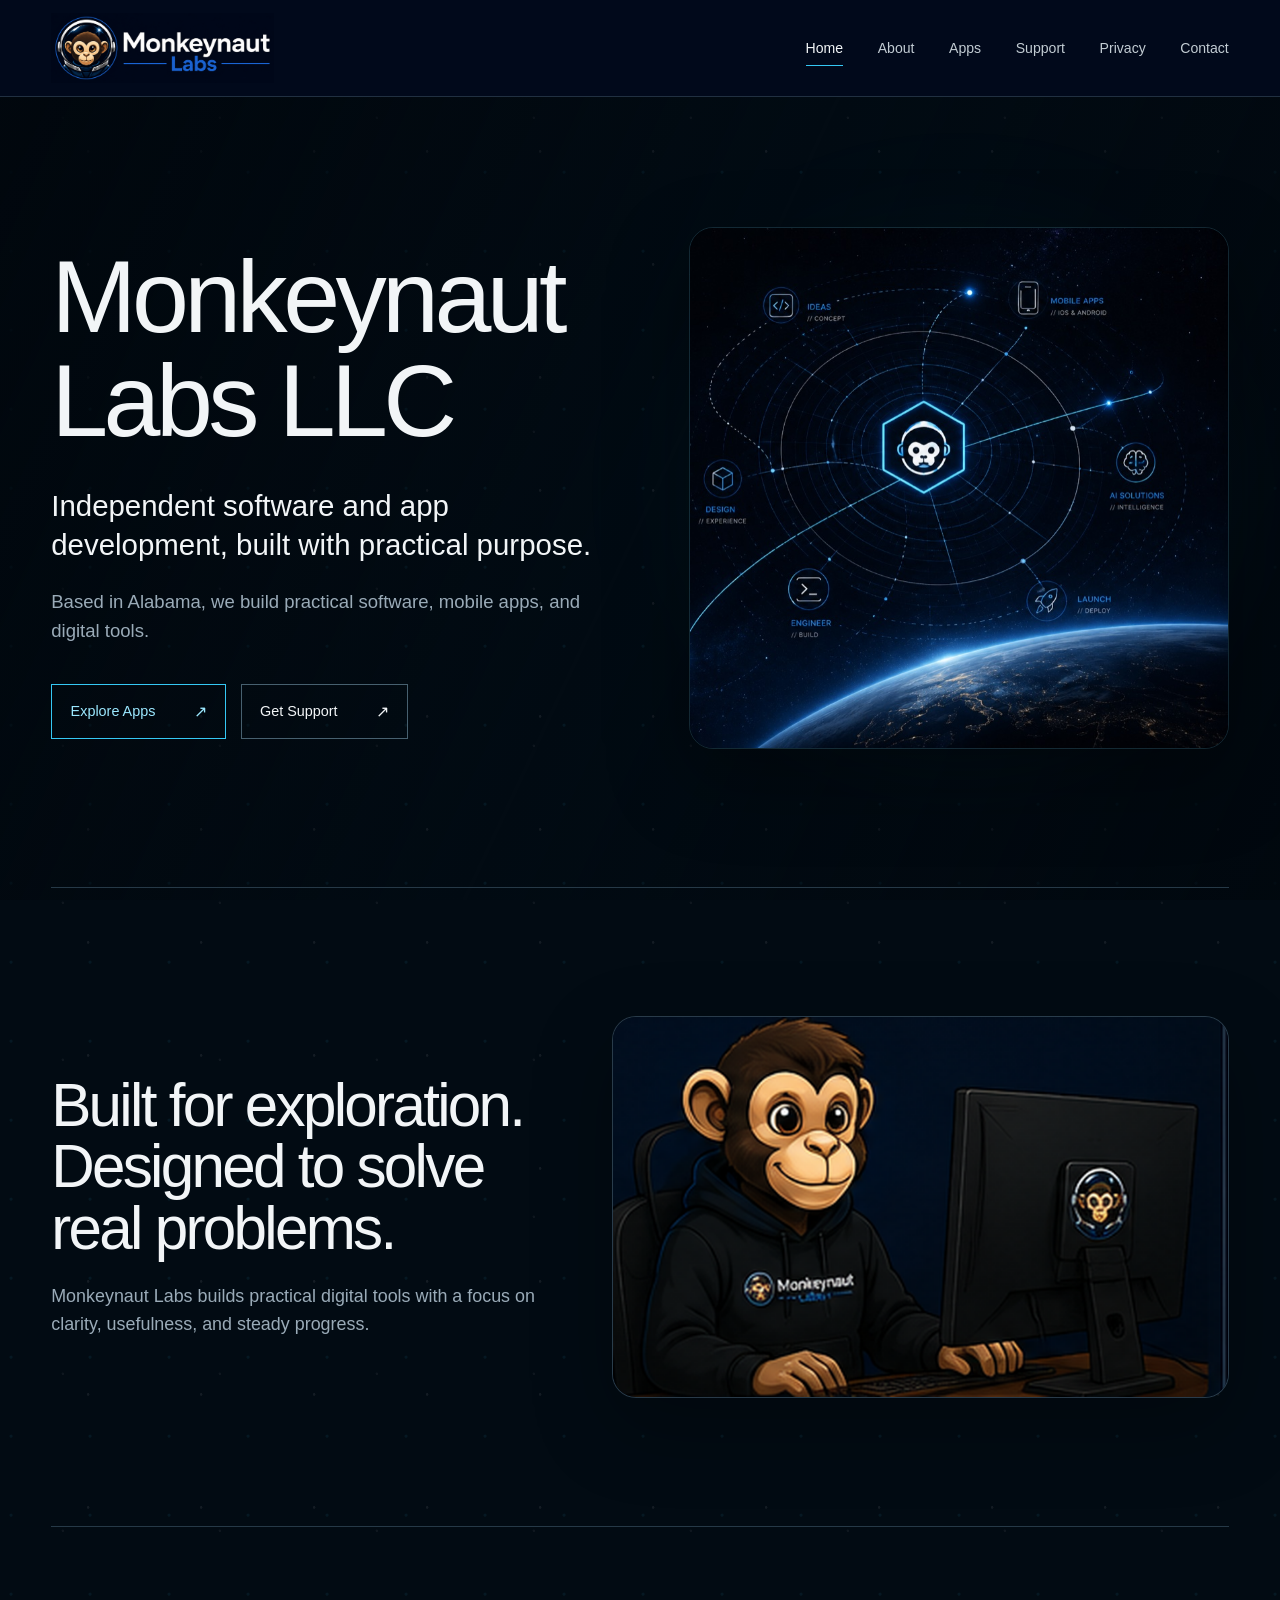
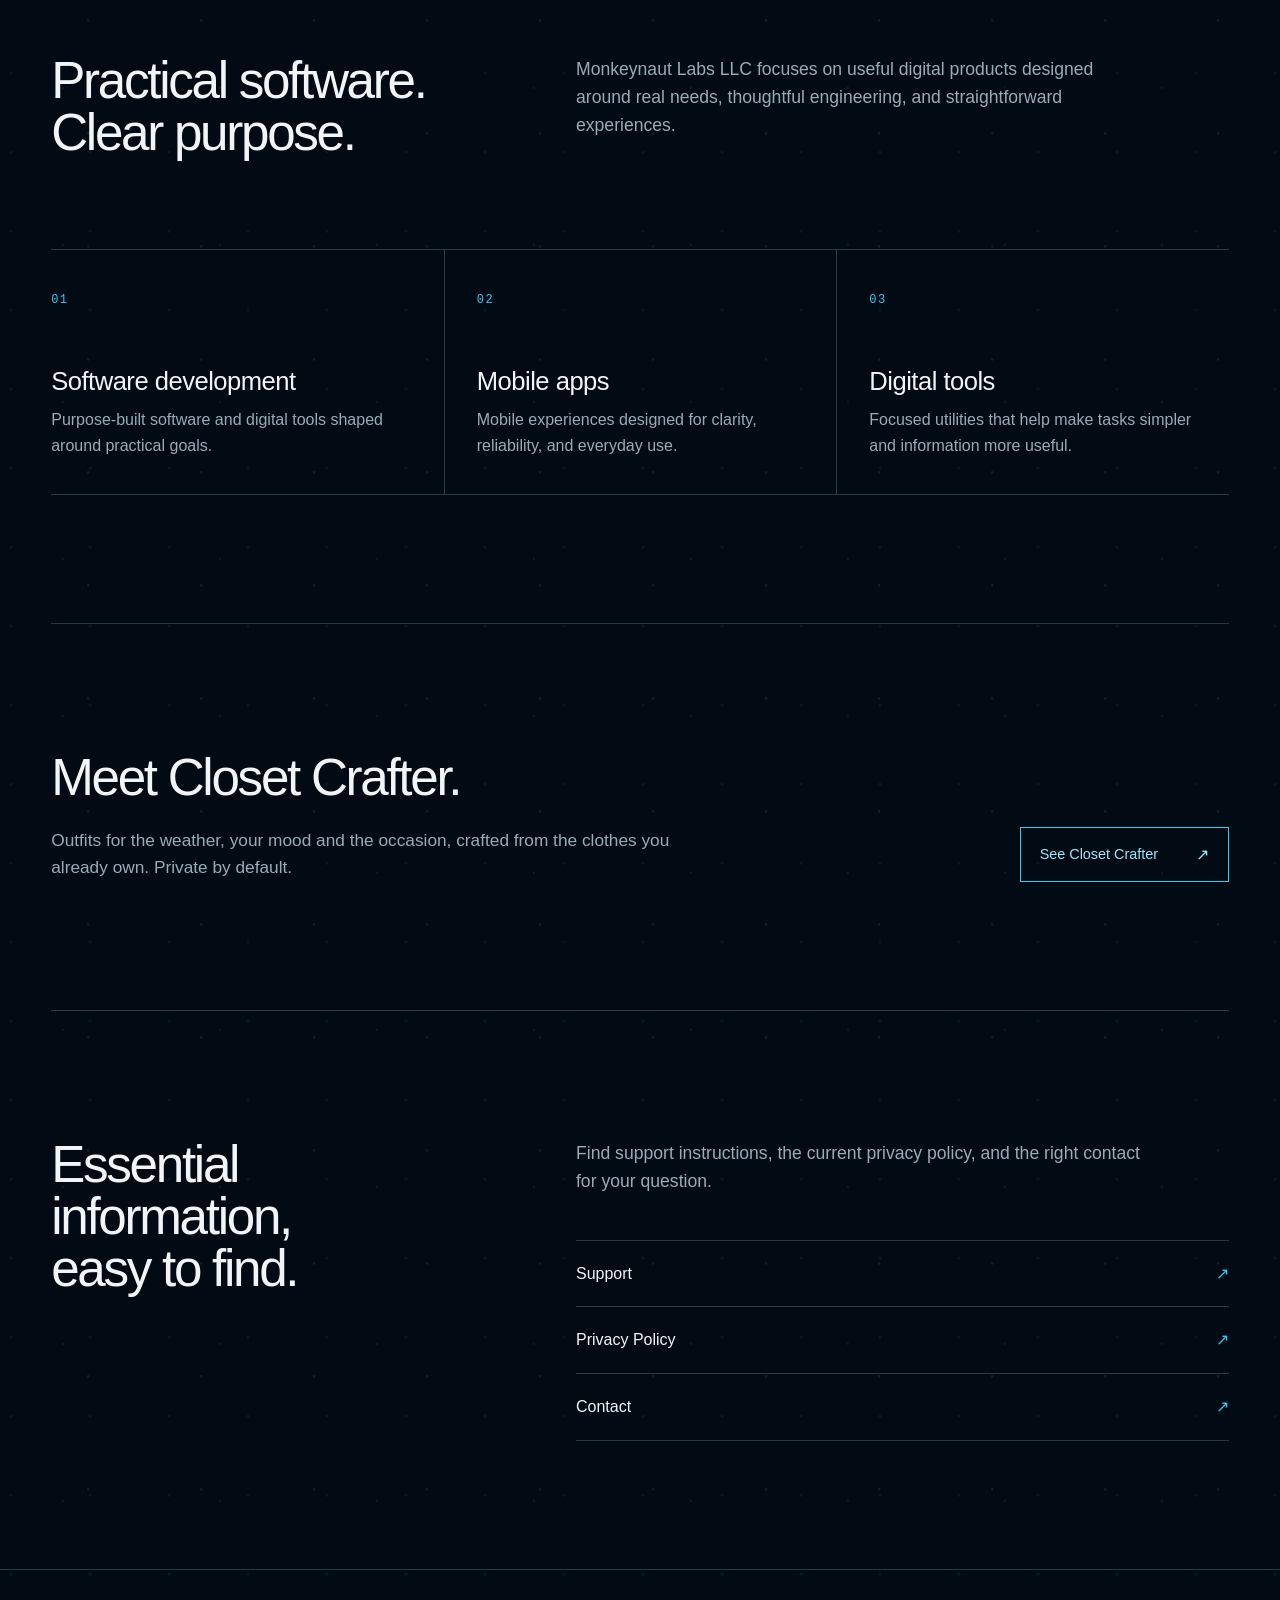
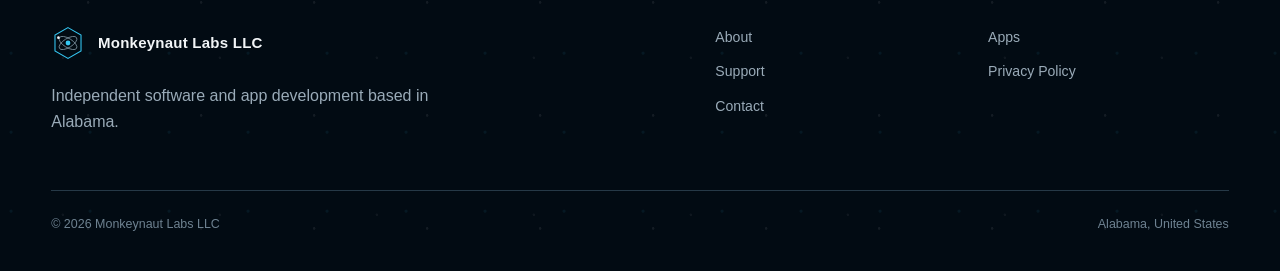
<file: index.html>
<!doctype html>
<html lang="en">
<head>
  <meta charset="utf-8">
  <meta name="viewport" content="width=device-width, initial-scale=1">
  <meta name="description" content="Monkeynaut Labs LLC is an independent software and app development company based in Alabama.">
  <title>Monkeynaut Labs LLC — Software and App Development</title>
  <link rel="canonical" href="https://monkeynautlabs.com/">
  <meta property="og:type" content="website">
  <meta property="og:site_name" content="Monkeynaut Labs LLC">
  <meta property="og:title" content="Monkeynaut Labs LLC — Software and App Development">
  <meta property="og:description" content="Monkeynaut Labs LLC is an independent software and app development company based in Alabama.">
  <meta property="og:url" content="https://monkeynautlabs.com/">
  <meta property="og:image" content="/assets/og/monkeynaut-labs-og-preview.png">
  <meta property="og:image:alt" content="Monkeynaut Labs logo and Swift code on a midnight space background.">
  <meta name="twitter:card" content="summary_large_image">
  <meta name="twitter:title" content="Monkeynaut Labs LLC — Software and App Development">
  <meta name="twitter:description" content="Monkeynaut Labs LLC is an independent software and app development company based in Alabama.">
  <meta name="twitter:image" content="/assets/og/monkeynaut-labs-og-preview.png">
  <link rel="icon" href="favicon.ico" sizes="any">
  <link rel="icon" href="assets/favicon/favicon-32x32.png" type="image/png" sizes="32x32">
  <link rel="apple-touch-icon" href="assets/favicon/apple-touch-icon.png">
  <link rel="stylesheet" href="assets/styles.css?v=20261127">
</head>
<body>
  <header class="site-header">
    <div class="shell header-inner">
      <a class="header-brand" href="./" aria-label="Monkeynaut Labs home"><img class="header-logo" src="assets/brand/monkeynaut-labs-header-logo.png" alt="Monkeynaut Labs"></a>
      <nav class="nav" aria-label="Primary navigation">
        <a href="./" aria-current="page">Home</a><a href="about/">About</a><a href="apps/">Apps</a><a href="support/">Support</a><a href="privacy/">Privacy</a><a href="contact/">Contact</a>
      </nav>
    </div>
  </header>

  <main>
    <section class="shell hero">
      <div class="hero-copy">
        <h1>Monkeynaut<br>Labs LLC</h1>
        <p class="hero-lede">Independent software and app development, built with practical purpose.</p>
        <p class="hero-support">Based in Alabama, we build practical software, mobile apps, and digital tools.</p>
        <div class="hero-actions">
          <a class="button primary" href="apps/">Explore Apps</a>
          <a class="button" href="support/">Get Support</a>
        </div>
      </div>
      <div class="chart-wrap"><img src="assets/illustrations/charting-new-frontier.jpg" alt="Monkeynaut Labs chart connecting ideas, design, engineering, mobile apps, AI solutions, and launch."></div>
    </section>

    <section class="shell section brand-art-test" aria-labelledby="brand-art-test-title">
      <div class="brand-art-test-copy">
        <h2 id="brand-art-test-title">Built for exploration.<br>Designed to solve real problems.</h2>
        <p>Monkeynaut Labs builds practical digital tools with a focus on clarity, usefulness, and steady progress.</p>
      </div>
      <figure class="brand-art-test-figure">
        <img src="assets/illustrations/monkey-at-computer-no-helmet.png" alt="Monkey character working at a computer">
      </figure>
    </section>

    <section class="shell section">
      <div class="section-heading">
        <h2>Practical software.<br>Clear purpose.</h2>
        <p>Monkeynaut Labs LLC focuses on useful digital products designed around real needs, thoughtful engineering, and straightforward experiences.</p>
      </div>
      <div class="capability-list">
        <article class="capability"><span class="capability-index">01</span><h3>Software development</h3><p>Purpose-built software and digital tools shaped around practical goals.</p></article>
        <article class="capability"><span class="capability-index">02</span><h3>Mobile apps</h3><p>Mobile experiences designed for clarity, reliability, and everyday use.</p></article>
        <article class="capability"><span class="capability-index">03</span><h3>Digital tools</h3><p>Focused utilities that help make tasks simpler and information more useful.</p></article>
      </div>
    </section>

    <section class="shell section status-band">
      <div><h2>Meet Closet Crafter.</h2><p>Outfits for the weather, your mood and the occasion, crafted from the clothes you already own. Private by default.</p></div>
      <a class="button primary status-link" href="closet-crafter/">See Closet Crafter</a>
    </section>

    <section class="shell section">
      <div class="section-heading">
        <h2>Essential information,<br>easy to find.</h2>
        <div>
          <p>Find support instructions, the current privacy policy, and the right contact for your question.</p>
          <ul class="link-list">
            <li><a href="support/">Support</a></li>
            <li><a href="privacy/">Privacy Policy</a></li>
            <li><a href="contact/">Contact</a></li>
          </ul>
        </div>
      </div>
    </section>
  </main>

  <footer class="site-footer"><div class="shell"><div class="footer-main"><div class="footer-brand"><a class="brand" href="./"><img src="assets/brand-mark.svg" alt="">Monkeynaut Labs LLC</a><p>Independent software and app development based in Alabama.</p></div><nav class="footer-nav" aria-label="Footer navigation"><a href="about/">About</a><a href="apps/">Apps</a><a href="support/">Support</a><a href="privacy/">Privacy Policy</a><a href="contact/">Contact</a></nav></div><div class="footer-bottom"><span>© 2026 Monkeynaut Labs LLC</span><span>Alabama, United States</span></div></div></footer>
</body>
</html>
</file>
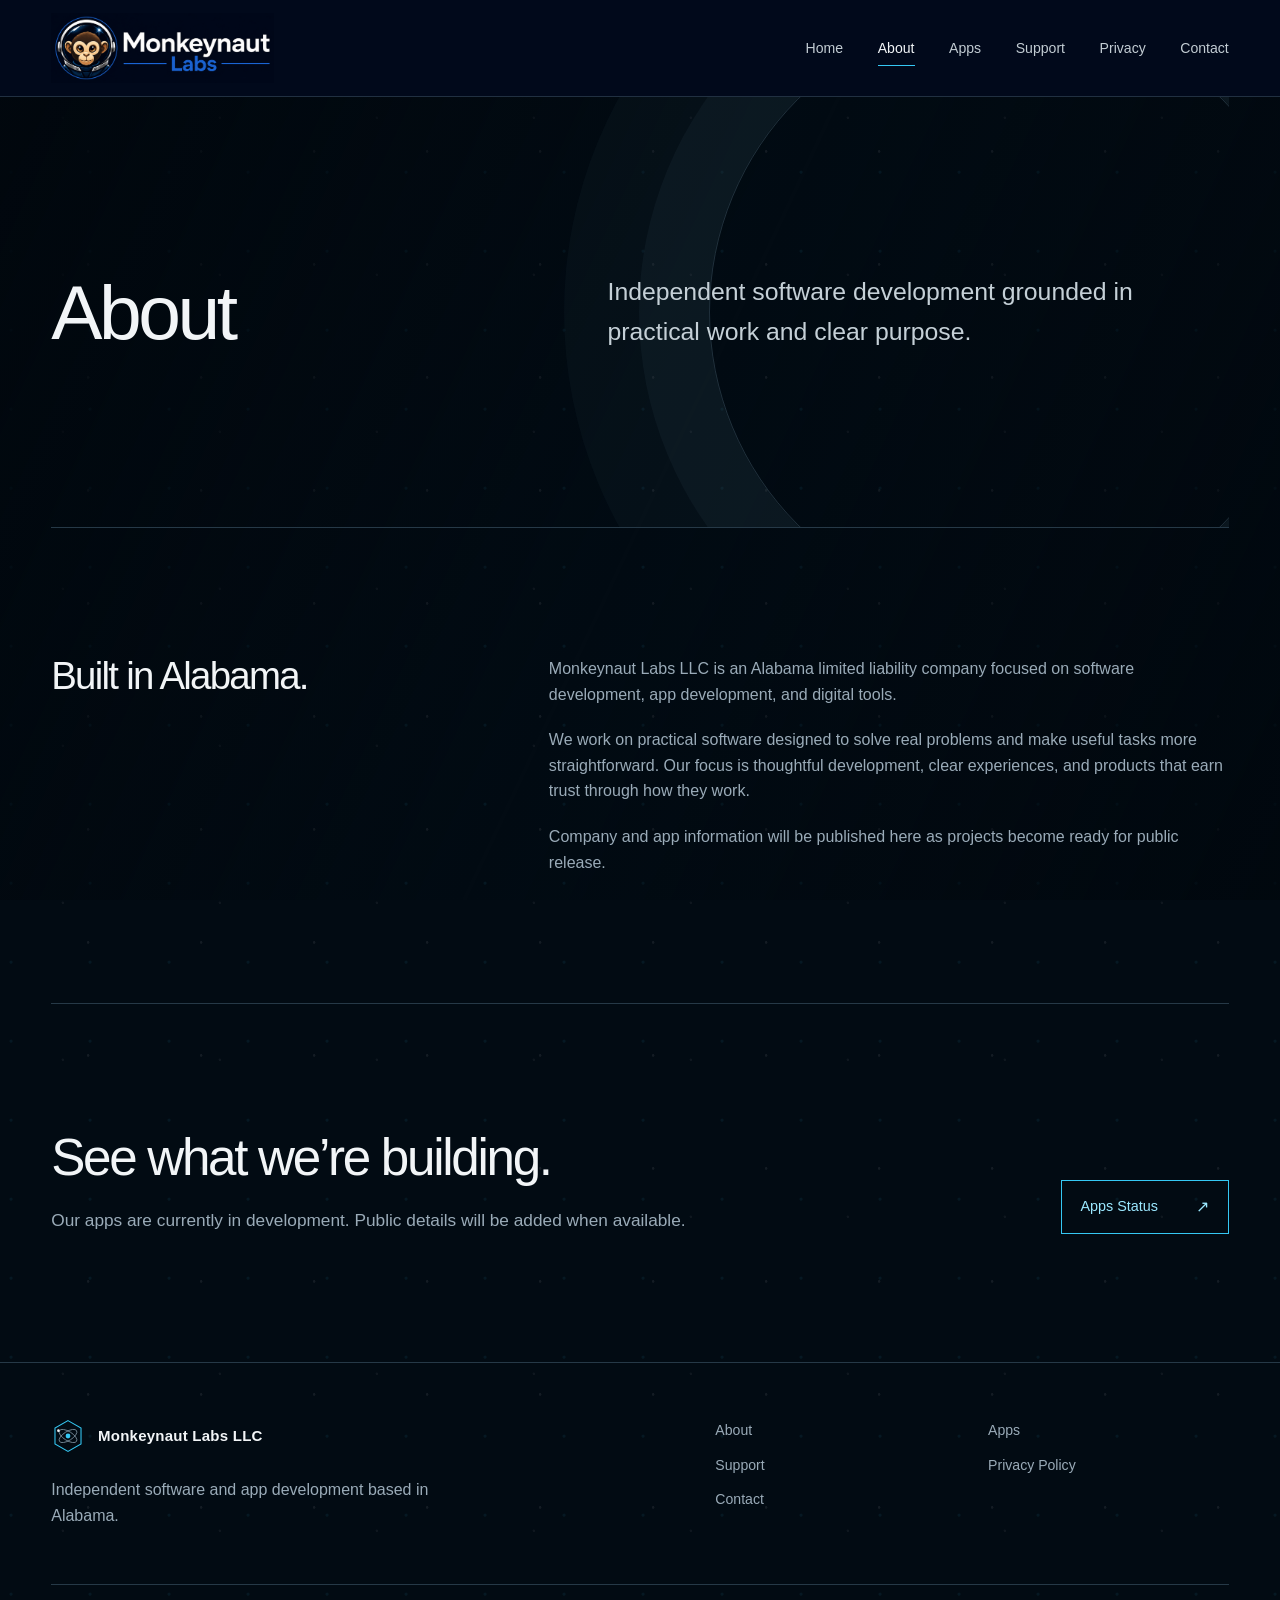
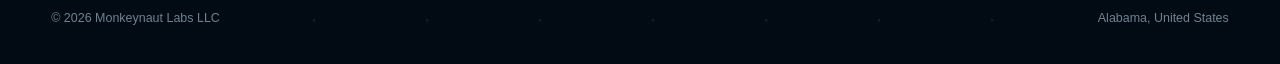
<file: about/index.html>
<!doctype html>
<html lang="en">
<head>
  <meta charset="utf-8"><meta name="viewport" content="width=device-width, initial-scale=1">
  <meta name="description" content="About Monkeynaut Labs LLC, an Alabama software and app development company.">
  <title>About — Monkeynaut Labs LLC</title>
  <meta property="og:type" content="website">
  <meta property="og:site_name" content="Monkeynaut Labs LLC">
  <meta property="og:title" content="About — Monkeynaut Labs LLC">
  <meta property="og:description" content="About Monkeynaut Labs LLC, an Alabama software and app development company.">
  <meta property="og:url" content="https://monkeynautlabs.com/about/">
  <meta property="og:image" content="/assets/og/monkeynaut-labs-og-preview.png">
  <meta property="og:image:alt" content="Monkeynaut Labs logo and Swift code on a midnight space background.">
  <meta name="twitter:card" content="summary_large_image">
  <meta name="twitter:title" content="About — Monkeynaut Labs LLC">
  <meta name="twitter:description" content="About Monkeynaut Labs LLC, an Alabama software and app development company.">
  <meta name="twitter:image" content="/assets/og/monkeynaut-labs-og-preview.png">
  <link rel="canonical" href="https://monkeynautlabs.com/about/"><link rel="icon" href="../favicon.ico" sizes="any"><link rel="icon" href="../assets/favicon/favicon-32x32.png" type="image/png" sizes="32x32"><link rel="apple-touch-icon" href="../assets/favicon/apple-touch-icon.png"><link rel="stylesheet" href="../assets/styles.css?v=20261127">
</head>
<body>
  <header class="site-header"><div class="shell header-inner"><a class="header-brand" href="../" aria-label="Monkeynaut Labs home"><img class="header-logo" src="../assets/brand/monkeynaut-labs-header-logo.png" alt="Monkeynaut Labs"></a><nav class="nav" aria-label="Primary navigation"><a href="../">Home</a><a href="./" aria-current="page">About</a><a href="../apps/">Apps</a><a href="../support/">Support</a><a href="../privacy/">Privacy</a><a href="../contact/">Contact</a></nav></div></header>
  <main>
    <section class="shell page-hero"><h1>About</h1><p>Independent software development grounded in practical work and clear purpose.</p></section>
    <section class="shell section content-grid">
      <h2>Built in Alabama.</h2>
      <div class="prose">
        <p>Monkeynaut Labs LLC is an Alabama limited liability company focused on software development, app development, and digital tools.</p>
        <p>We work on practical software designed to solve real problems and make useful tasks more straightforward. Our focus is thoughtful development, clear experiences, and products that earn trust through how they work.</p>
        <p>Company and app information will be published here as projects become ready for public release.</p>
      </div>
    </section>
    <section class="shell section status-band"><div><h2>See what we’re building.</h2><p>Our apps are currently in development. Public details will be added when available.</p></div><a class="button primary status-link" href="../apps/">Apps Status</a></section>
  </main>
  <footer class="site-footer"><div class="shell"><div class="footer-main"><div class="footer-brand"><a class="brand" href="../"><img src="../assets/brand-mark.svg" alt="">Monkeynaut Labs LLC</a><p>Independent software and app development based in Alabama.</p></div><nav class="footer-nav" aria-label="Footer navigation"><a href="./">About</a><a href="../apps/">Apps</a><a href="../support/">Support</a><a href="../privacy/">Privacy Policy</a><a href="../contact/">Contact</a></nav></div><div class="footer-bottom"><span>© 2026 Monkeynaut Labs LLC</span><span>Alabama, United States</span></div></div></footer>
</body>
</html>
</file>
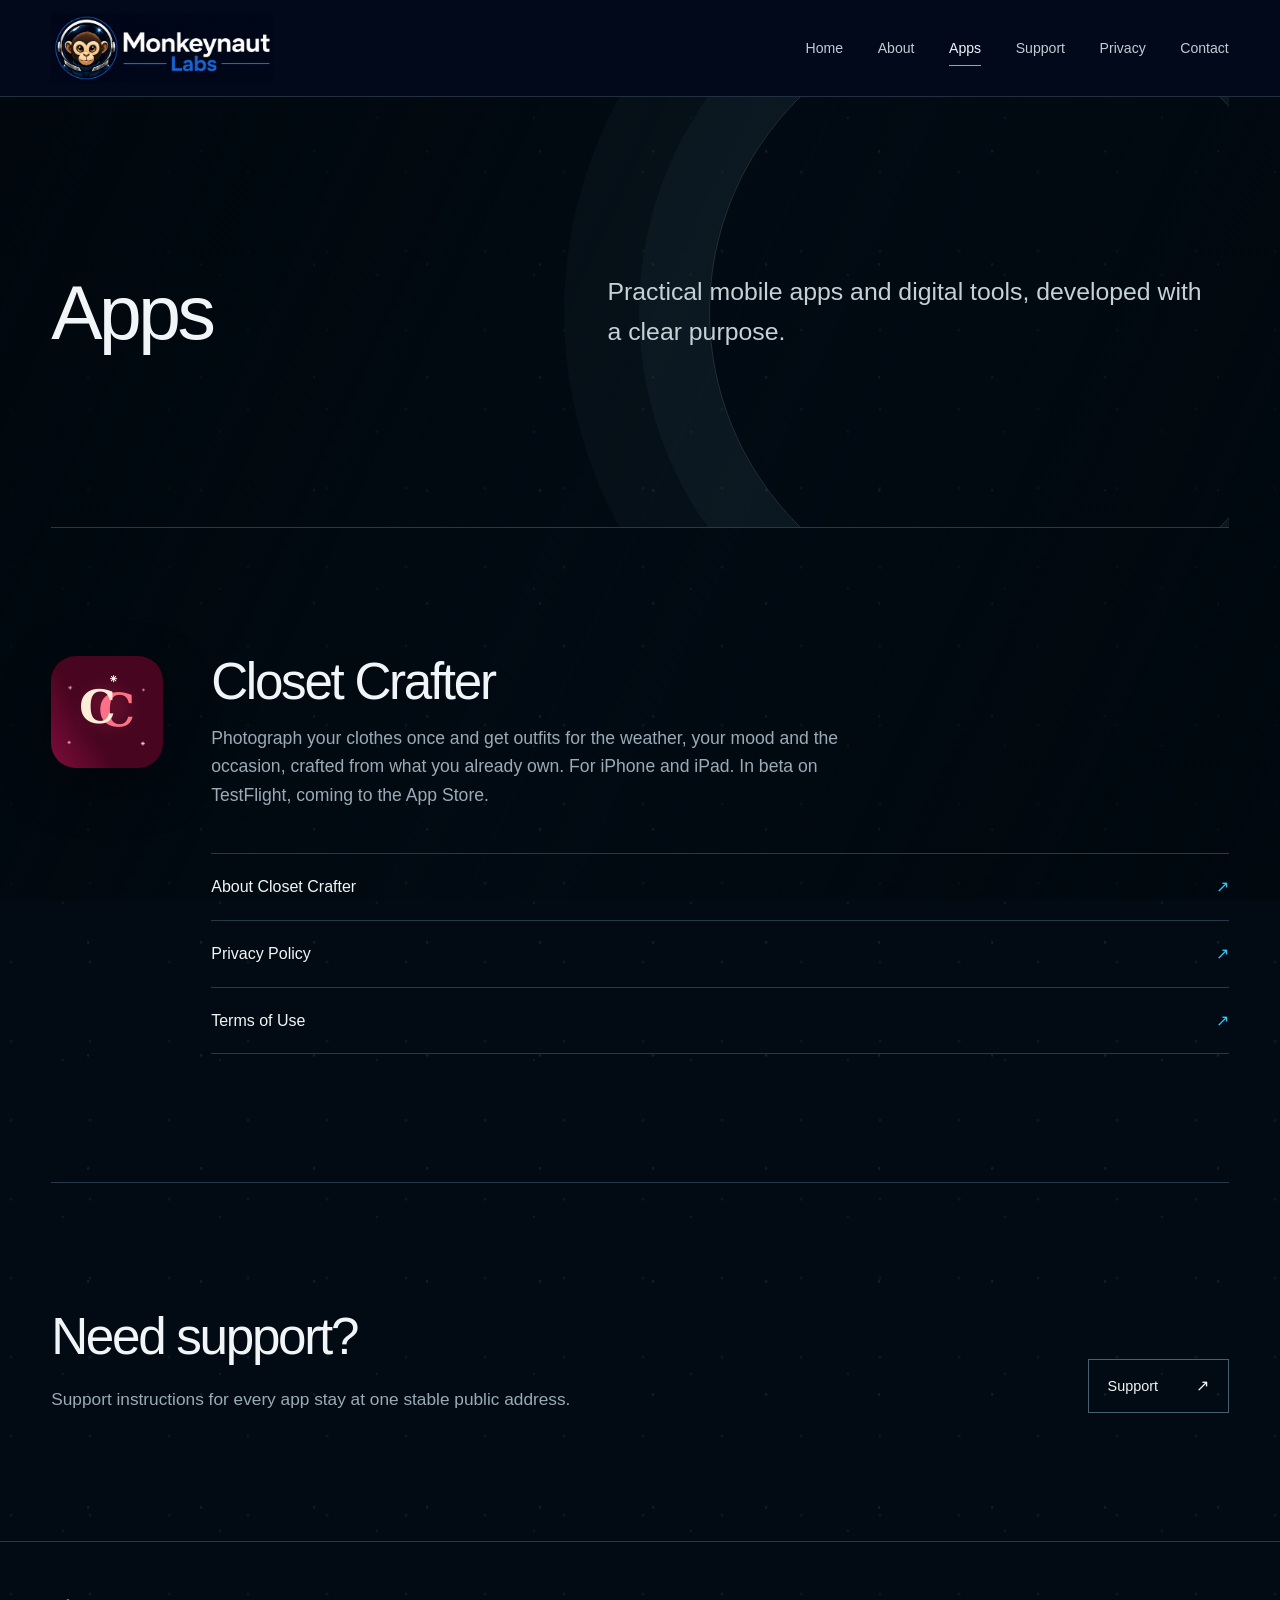
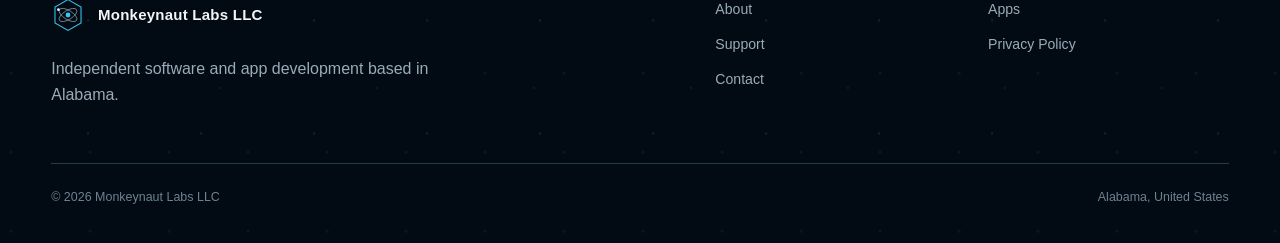
<file: apps/index.html>
<!doctype html>
<html lang="en">
<head>
  <meta charset="utf-8"><meta name="viewport" content="width=device-width, initial-scale=1">
  <meta name="description" content="Current development status for apps from Monkeynaut Labs LLC.">
  <title>Apps — Monkeynaut Labs LLC</title>
  <meta property="og:type" content="website">
  <meta property="og:site_name" content="Monkeynaut Labs LLC">
  <meta property="og:title" content="Apps — Monkeynaut Labs LLC">
  <meta property="og:description" content="Current development status for apps from Monkeynaut Labs LLC.">
  <meta property="og:url" content="https://monkeynautlabs.com/apps/">
  <meta property="og:image" content="/assets/og/monkeynaut-labs-og-preview.png">
  <meta property="og:image:alt" content="Monkeynaut Labs logo and Swift code on a midnight space background.">
  <meta name="twitter:card" content="summary_large_image">
  <meta name="twitter:title" content="Apps — Monkeynaut Labs LLC">
  <meta name="twitter:description" content="Current development status for apps from Monkeynaut Labs LLC.">
  <meta name="twitter:image" content="/assets/og/monkeynaut-labs-og-preview.png">
  <link rel="canonical" href="https://monkeynautlabs.com/apps/"><link rel="icon" href="../favicon.ico" sizes="any"><link rel="icon" href="../assets/favicon/favicon-32x32.png" type="image/png" sizes="32x32"><link rel="apple-touch-icon" href="../assets/favicon/apple-touch-icon.png"><link rel="stylesheet" href="../assets/styles.css?v=20261127">
</head>
<body>
  <header class="site-header"><div class="shell header-inner"><a class="header-brand" href="../" aria-label="Monkeynaut Labs home"><img class="header-logo" src="../assets/brand/monkeynaut-labs-header-logo.png" alt="Monkeynaut Labs"></a><nav class="nav" aria-label="Primary navigation"><a href="../">Home</a><a href="../about/">About</a><a href="./" aria-current="page">Apps</a><a href="../support/">Support</a><a href="../privacy/">Privacy</a><a href="../contact/">Contact</a></nav></div></header>
  <main>
    <section class="shell page-hero"><h1>Apps</h1><p>Practical mobile apps and digital tools, developed with a clear purpose.</p></section>
    <section class="shell section">
      <div class="app-card">
        <img class="app-icon" src="../assets/closet-crafter/app-icon.png" alt="" width="112" height="112">
        <div>
          <h2>Closet Crafter</h2>
          <p>Photograph your clothes once and get outfits for the weather, your mood and the occasion, crafted from what you already own. For iPhone and iPad. In beta on TestFlight, coming to the App Store.</p>
          <ul class="link-list">
            <li><a href="../closet-crafter/">About Closet Crafter</a></li>
            <li><a href="../closet-crafter/privacy/">Privacy Policy</a></li>
            <li><a href="../closet-crafter/terms/">Terms of Use</a></li>
          </ul>
        </div>
      </div>
    </section>
    <section class="shell section status-band"><div><h2>Need support?</h2><p>Support instructions for every app stay at one stable public address.</p></div><a class="button status-link" href="../support/">Support</a></section>
  </main>
  <footer class="site-footer"><div class="shell"><div class="footer-main"><div class="footer-brand"><a class="brand" href="../"><img src="../assets/brand-mark.svg" alt="">Monkeynaut Labs LLC</a><p>Independent software and app development based in Alabama.</p></div><nav class="footer-nav" aria-label="Footer navigation"><a href="../about/">About</a><a href="./">Apps</a><a href="../support/">Support</a><a href="../privacy/">Privacy Policy</a><a href="../contact/">Contact</a></nav></div><div class="footer-bottom"><span>© 2026 Monkeynaut Labs LLC</span><span>Alabama, United States</span></div></div></footer>
</body>
</html>
</file>
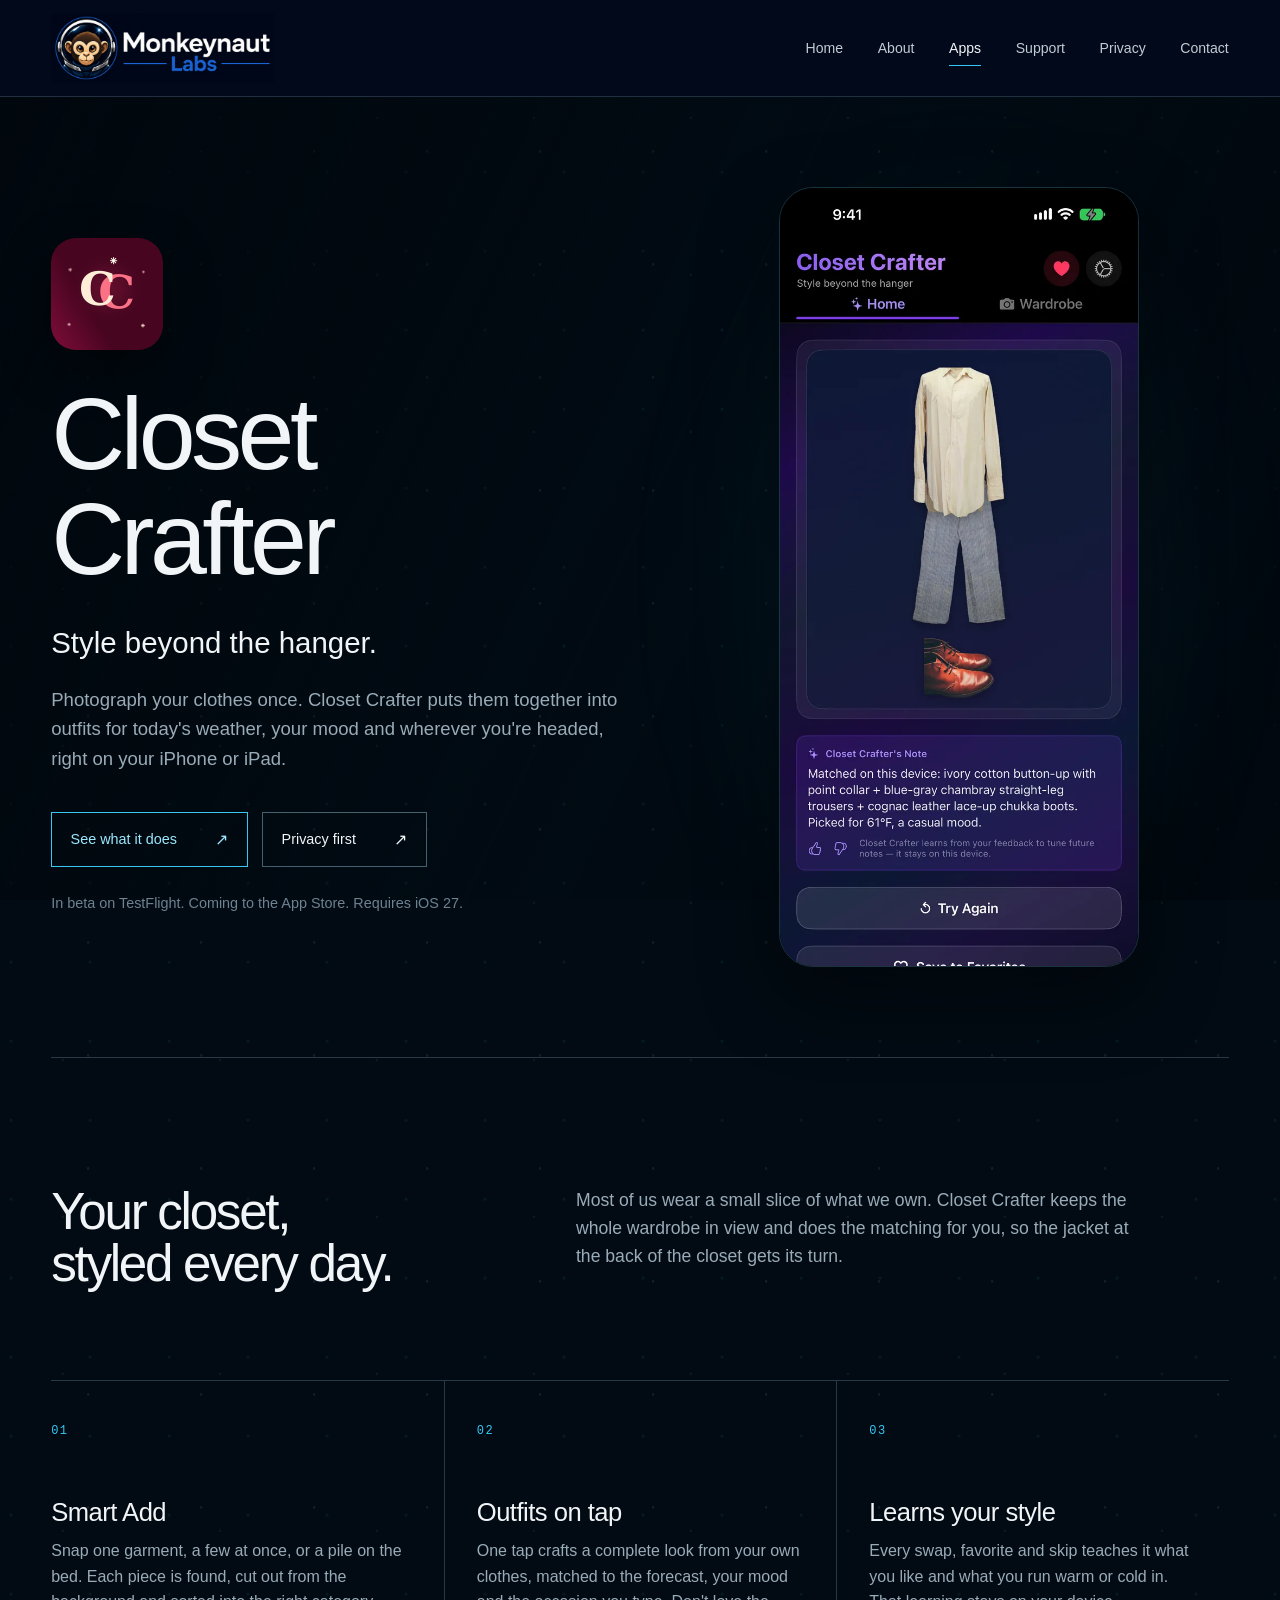
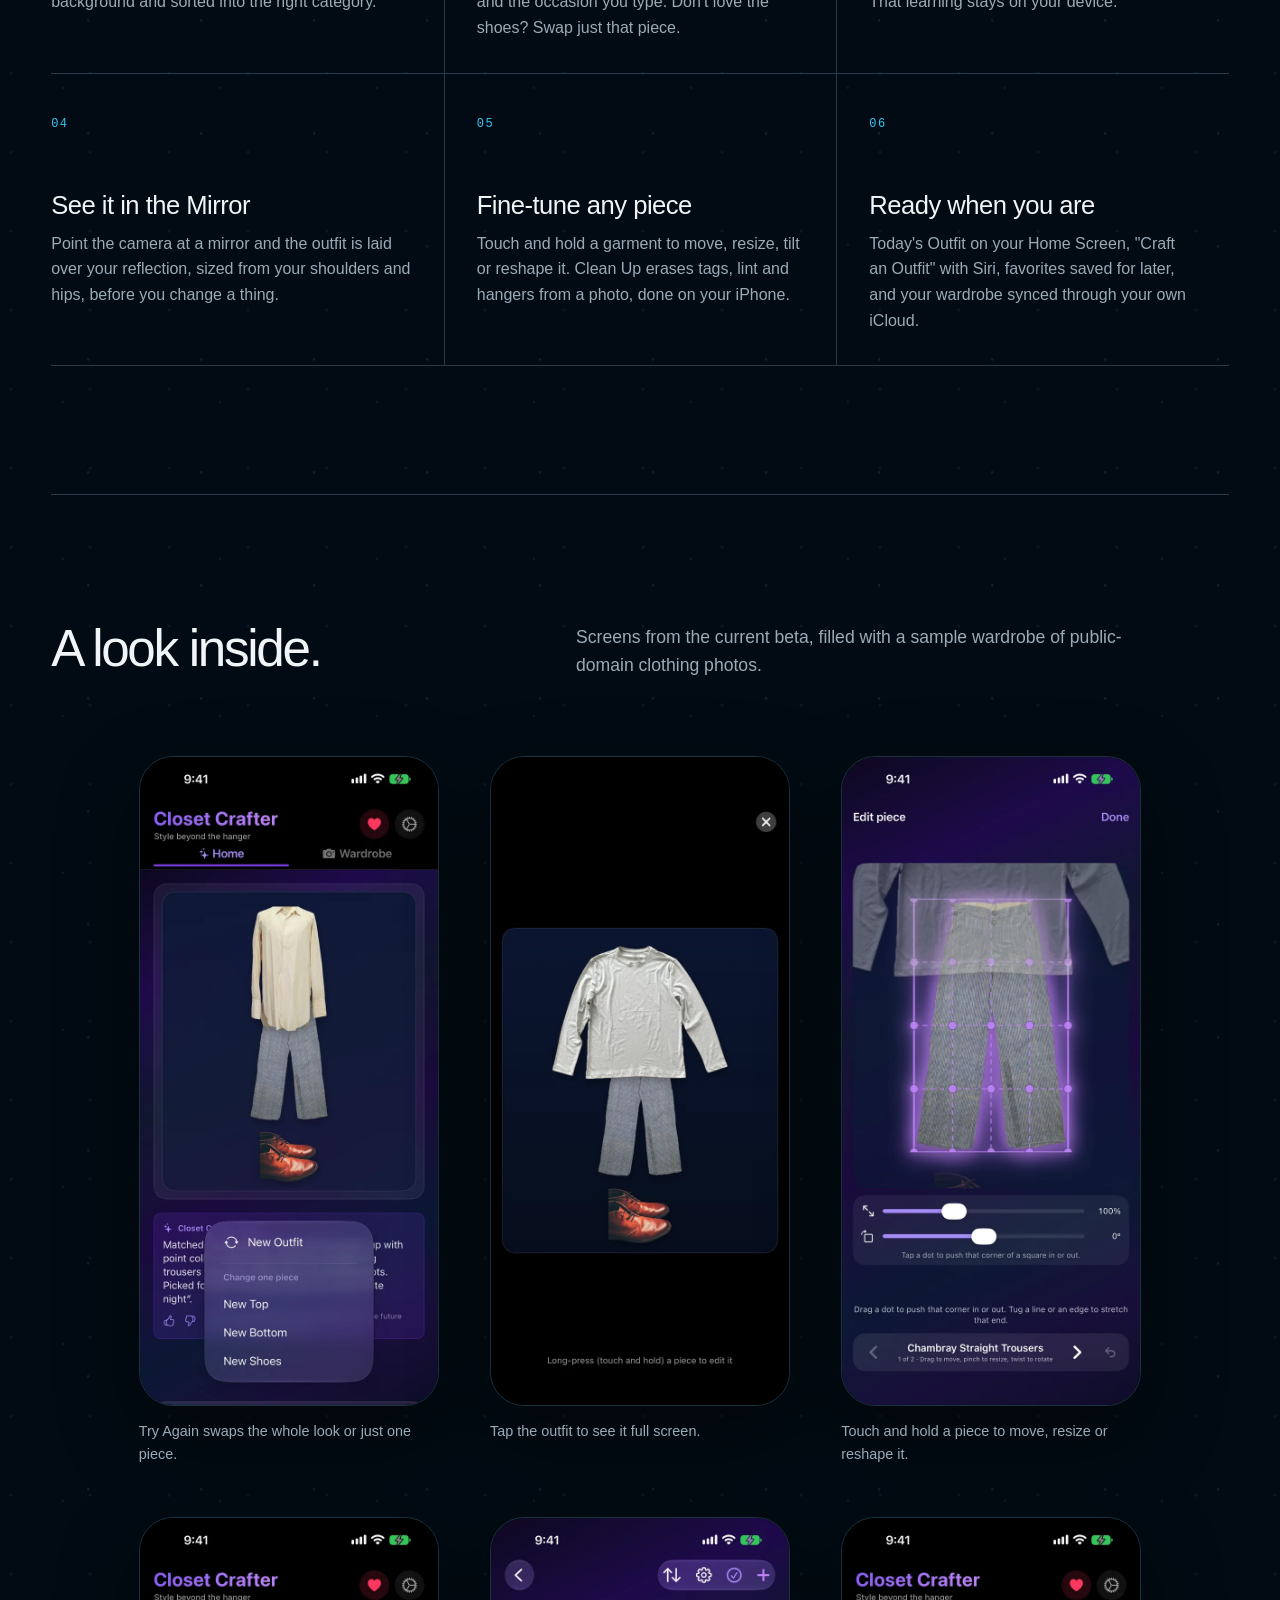
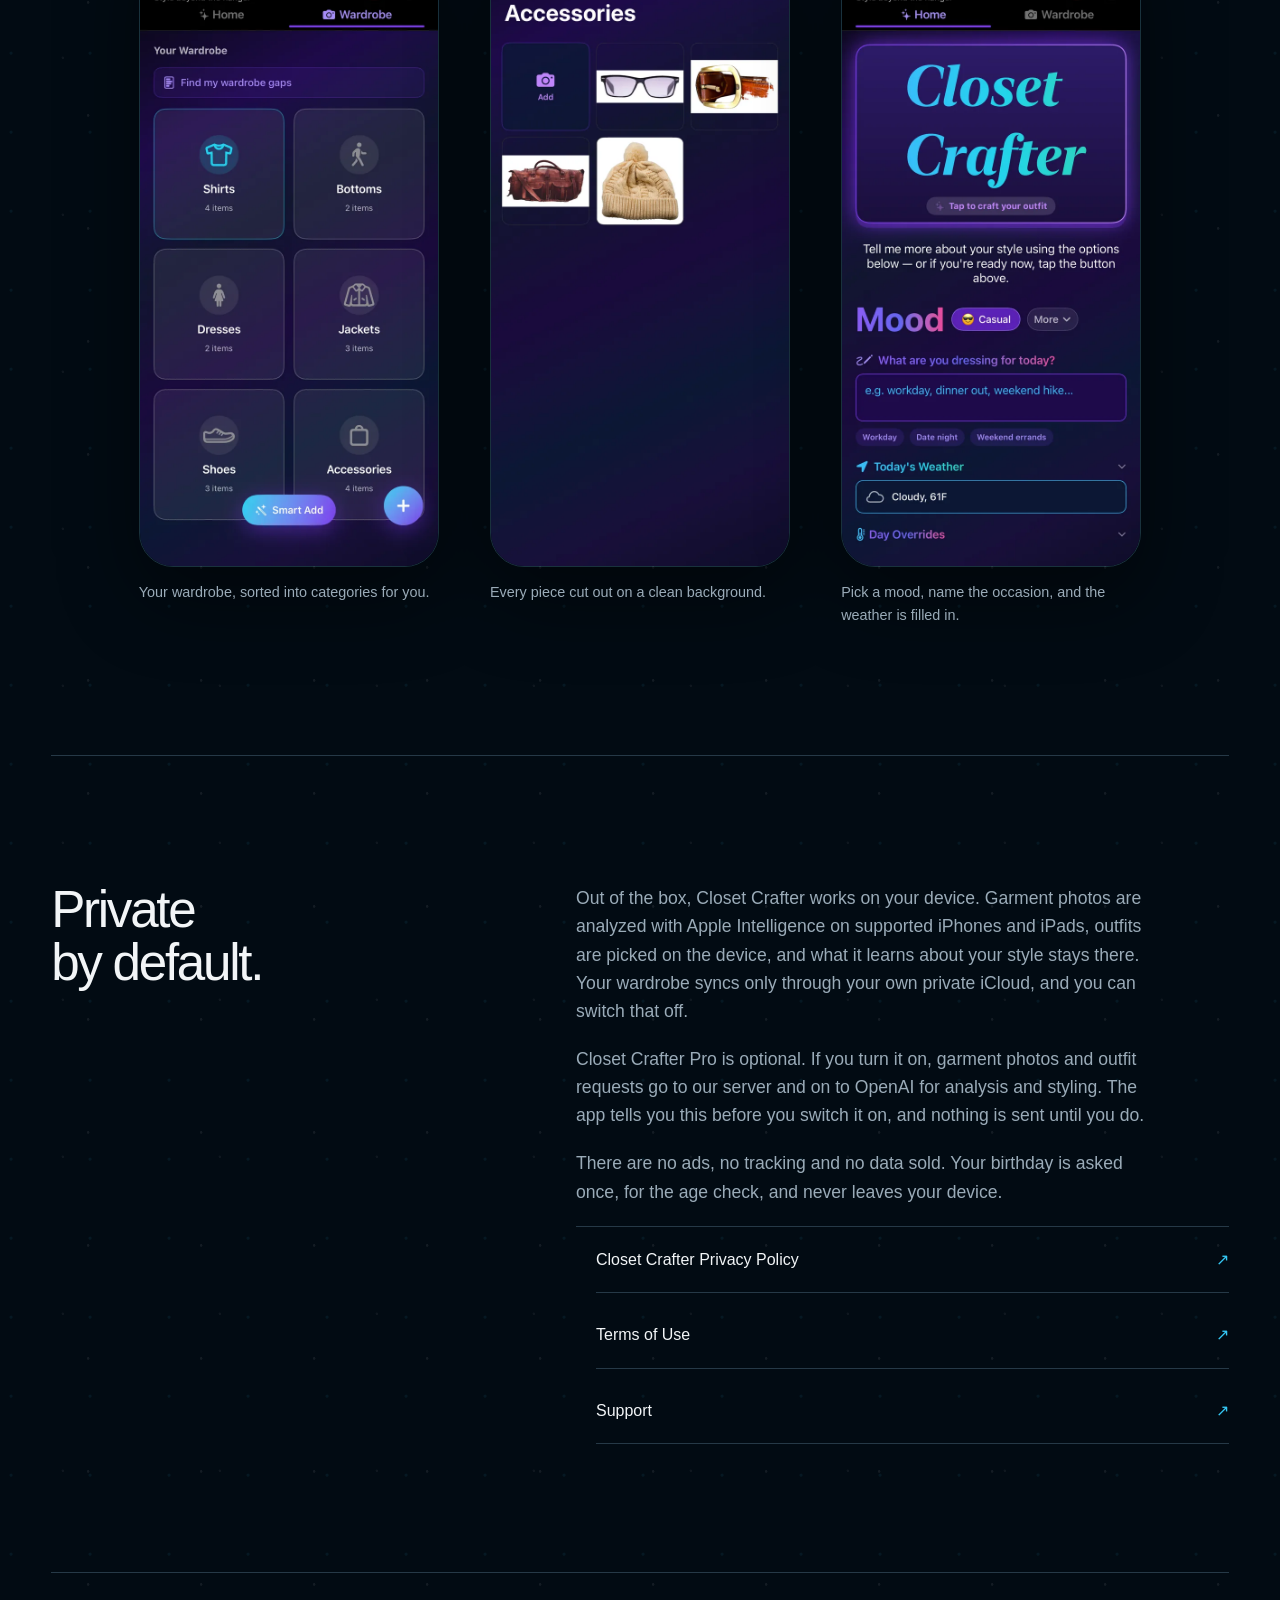
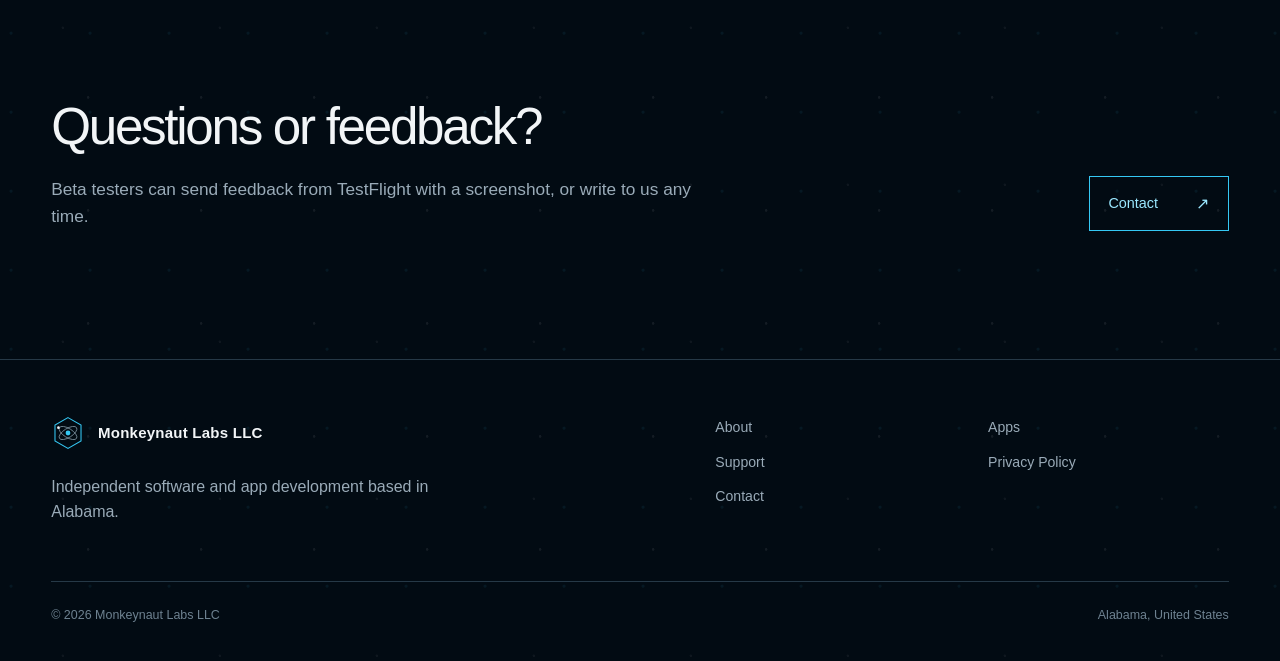
<file: closet-crafter/index.html>
<!doctype html>
<html lang="en">
<head>
  <meta charset="utf-8"><meta name="viewport" content="width=device-width, initial-scale=1">
  <meta name="description" content="Closet Crafter turns the clothes you already own into outfits for today's weather, your mood and the occasion. Built for iPhone and iPad, private by default.">
  <title>Closet Crafter — Monkeynaut Labs LLC</title>
  <meta property="og:type" content="website">
  <meta property="og:site_name" content="Monkeynaut Labs LLC">
  <meta property="og:title" content="Closet Crafter — Style beyond the hanger">
  <meta property="og:description" content="Photograph your clothes once. Get outfits for the weather, your mood and the occasion, crafted on your iPhone.">
  <meta property="og:url" content="https://monkeynautlabs.com/closet-crafter/">
  <meta property="og:image" content="/assets/closet-crafter/og-closet-crafter.png">
  <meta property="og:image:alt" content="Closet Crafter showing an outfit crafted from a sample wardrobe.">
  <meta name="twitter:card" content="summary_large_image">
  <meta name="twitter:title" content="Closet Crafter — Style beyond the hanger">
  <meta name="twitter:description" content="Photograph your clothes once. Get outfits for the weather, your mood and the occasion, crafted on your iPhone.">
  <meta name="twitter:image" content="/assets/closet-crafter/og-closet-crafter.png">
  <link rel="canonical" href="https://monkeynautlabs.com/closet-crafter/"><link rel="icon" href="../favicon.ico" sizes="any"><link rel="icon" href="../assets/favicon/favicon-32x32.png" type="image/png" sizes="32x32"><link rel="apple-touch-icon" href="../assets/favicon/apple-touch-icon.png"><link rel="stylesheet" href="../assets/styles.css?v=20261127">
</head>
<body>
  <header class="site-header"><div class="shell header-inner"><a class="header-brand" href="../" aria-label="Monkeynaut Labs home"><img class="header-logo" src="../assets/brand/monkeynaut-labs-header-logo.png" alt="Monkeynaut Labs"></a><nav class="nav" aria-label="Primary navigation"><a href="../">Home</a><a href="../about/">About</a><a href="../apps/" aria-current="page">Apps</a><a href="../support/">Support</a><a href="../privacy/">Privacy</a><a href="../contact/">Contact</a></nav></div></header>
  <main>
    <section class="shell hero app-hero">
      <div class="hero-copy">
        <img class="app-icon" src="../assets/closet-crafter/app-icon.png" alt="" width="112" height="112">
        <h1>Closet<br>Crafter</h1>
        <p class="hero-lede">Style beyond the hanger.</p>
        <p class="hero-support">Photograph your clothes once. Closet Crafter puts them together into outfits for today's weather, your mood and wherever you're headed, right on your iPhone or iPad.</p>
        <div class="hero-actions">
          <a class="button primary" href="#features">See what it does</a>
          <a class="button" href="#privacy">Privacy first</a>
        </div>
        <p class="app-availability">In beta on TestFlight. Coming to the App Store. Requires iOS 27.</p>
      </div>
      <figure class="device-shot hero-shot"><img src="../assets/closet-crafter/shot-01.webp" alt="Closet Crafter's Home screen with an outfit crafted for the day." width="660" height="1434"></figure>
    </section>

    <section class="shell section" id="features">
      <div class="section-heading">
        <h2>Your closet,<br>styled every day.</h2>
        <p>Most of us wear a small slice of what we own. Closet Crafter keeps the whole wardrobe in view and does the matching for you, so the jacket at the back of the closet gets its turn.</p>
      </div>
      <div class="capability-list app-features">
        <article class="capability"><span class="capability-index">01</span><h3>Smart Add</h3><p>Snap one garment, a few at once, or a pile on the bed. Each piece is found, cut out from the background and sorted into the right category.</p></article>
        <article class="capability"><span class="capability-index">02</span><h3>Outfits on tap</h3><p>One tap crafts a complete look from your own clothes, matched to the forecast, your mood and the occasion you type. Don't love the shoes? Swap just that piece.</p></article>
        <article class="capability"><span class="capability-index">03</span><h3>Learns your style</h3><p>Every swap, favorite and skip teaches it what you like and what you run warm or cold in. That learning stays on your device.</p></article>
        <article class="capability"><span class="capability-index">04</span><h3>See it in the Mirror</h3><p>Point the camera at a mirror and the outfit is laid over your reflection, sized from your shoulders and hips, before you change a thing.</p></article>
        <article class="capability"><span class="capability-index">05</span><h3>Fine-tune any piece</h3><p>Touch and hold a garment to move, resize, tilt or reshape it. Clean Up erases tags, lint and hangers from a photo, done on your iPhone.</p></article>
        <article class="capability"><span class="capability-index">06</span><h3>Ready when you are</h3><p>Today's Outfit on your Home Screen, "Craft an Outfit" with Siri, favorites saved for later, and your wardrobe synced through your own iCloud.</p></article>
      </div>
    </section>

    <section class="shell section" aria-labelledby="gallery-title">
      <div class="section-heading">
        <h2 id="gallery-title">A look inside.</h2>
        <p>Screens from the current beta, filled with a sample wardrobe of public-domain clothing photos.</p>
      </div>
      <div class="shot-gallery">
        <figure class="device-shot"><img src="../assets/closet-crafter/shot-02.webp" alt="The Try Again menu with New Outfit, New Top, New Bottom and New Shoes." width="660" height="1434" loading="lazy"><figcaption>Try Again swaps the whole look or just one piece.</figcaption></figure>
        <figure class="device-shot"><img src="../assets/closet-crafter/shot-03.webp" alt="A full-screen outfit: long-sleeve tee, trousers and boots." width="660" height="1434" loading="lazy"><figcaption>Tap the outfit to see it full screen.</figcaption></figure>
        <figure class="device-shot"><img src="../assets/closet-crafter/shot-04.webp" alt="The piece editor with a grid of handles over a pair of trousers." width="660" height="1434" loading="lazy"><figcaption>Touch and hold a piece to move, resize or reshape it.</figcaption></figure>
        <figure class="device-shot"><img src="../assets/closet-crafter/shot-05.webp" alt="The Wardrobe screen with Shirts, Bottoms, Dresses, Jackets, Shoes and Accessories." width="660" height="1434" loading="lazy"><figcaption>Your wardrobe, sorted into categories for you.</figcaption></figure>
        <figure class="device-shot"><img src="../assets/closet-crafter/shot-06.webp" alt="The Accessories category: glasses, a belt, a duffel bag and a knit beanie." width="660" height="1434" loading="lazy"><figcaption>Every piece cut out on a clean background.</figcaption></figure>
        <figure class="device-shot"><img src="../assets/closet-crafter/shot-07.webp" alt="The Home screen with mood, occasion and today's weather." width="660" height="1434" loading="lazy"><figcaption>Pick a mood, name the occasion, and the weather is filled in.</figcaption></figure>
      </div>
    </section>

    <section class="shell section" id="privacy">
      <div class="section-heading">
        <h2>Private<br>by default.</h2>
        <div class="prose">
          <p>Out of the box, Closet Crafter works on your device. Garment photos are analyzed with Apple Intelligence on supported iPhones and iPads, outfits are picked on the device, and what it learns about your style stays there. Your wardrobe syncs only through your own private iCloud, and you can switch that off.</p>
          <p>Closet Crafter Pro is optional. If you turn it on, garment photos and outfit requests go to our server and on to OpenAI for analysis and styling. The app tells you this before you switch it on, and nothing is sent until you do.</p>
          <p>There are no ads, no tracking and no data sold. Your birthday is asked once, for the age check, and never leaves your device.</p>
          <ul class="link-list">
            <li><a href="privacy/">Closet Crafter Privacy Policy</a></li>
            <li><a href="terms/">Terms of Use</a></li>
            <li><a href="../support/">Support</a></li>
          </ul>
        </div>
      </div>
    </section>

    <section class="shell section status-band">
      <div><h2>Questions or feedback?</h2><p>Beta testers can send feedback from TestFlight with a screenshot, or write to us any time.</p></div>
      <a class="button primary status-link" href="../contact/">Contact</a>
    </section>
  </main>
  <footer class="site-footer"><div class="shell"><div class="footer-main"><div class="footer-brand"><a class="brand" href="../"><img src="../assets/brand-mark.svg" alt="">Monkeynaut Labs LLC</a><p>Independent software and app development based in Alabama.</p></div><nav class="footer-nav" aria-label="Footer navigation"><a href="../about/">About</a><a href="../apps/">Apps</a><a href="../support/">Support</a><a href="../privacy/">Privacy Policy</a><a href="../contact/">Contact</a></nav></div><div class="footer-bottom"><span>© 2026 Monkeynaut Labs LLC</span><span>Alabama, United States</span></div></div></footer>
</body>
</html>
</file>
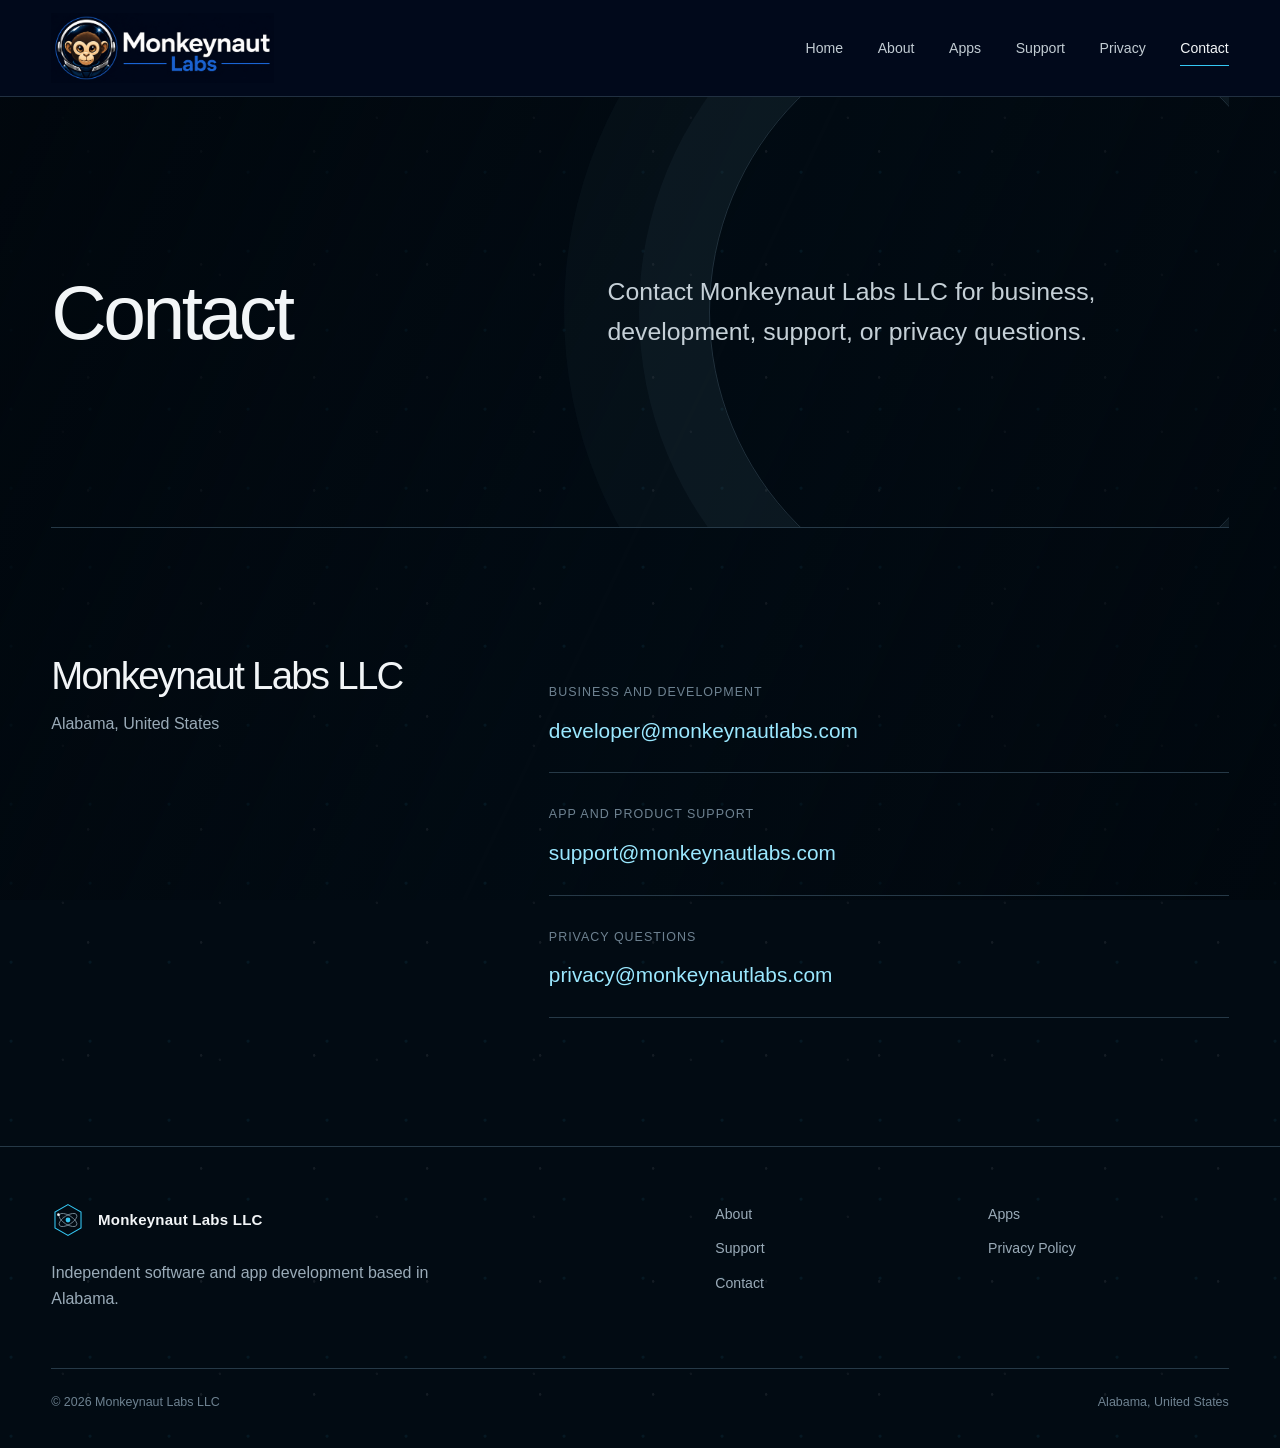
<file: contact/index.html>
<!doctype html>
<html lang="en">
<head>
  <meta charset="utf-8"><meta name="viewport" content="width=device-width, initial-scale=1">
  <meta name="description" content="Contact Monkeynaut Labs LLC in Alabama, United States.">
  <title>Contact — Monkeynaut Labs LLC</title>
  <meta property="og:type" content="website">
  <meta property="og:site_name" content="Monkeynaut Labs LLC">
  <meta property="og:title" content="Contact — Monkeynaut Labs LLC">
  <meta property="og:description" content="Contact Monkeynaut Labs LLC in Alabama, United States.">
  <meta property="og:url" content="https://monkeynautlabs.com/contact/">
  <meta property="og:image" content="/assets/og/monkeynaut-labs-og-preview.png">
  <meta property="og:image:alt" content="Monkeynaut Labs logo and Swift code on a midnight space background.">
  <meta name="twitter:card" content="summary_large_image">
  <meta name="twitter:title" content="Contact — Monkeynaut Labs LLC">
  <meta name="twitter:description" content="Contact Monkeynaut Labs LLC in Alabama, United States.">
  <meta name="twitter:image" content="/assets/og/monkeynaut-labs-og-preview.png">
  <link rel="canonical" href="https://monkeynautlabs.com/contact/"><link rel="icon" href="../favicon.ico" sizes="any"><link rel="icon" href="../assets/favicon/favicon-32x32.png" type="image/png" sizes="32x32"><link rel="apple-touch-icon" href="../assets/favicon/apple-touch-icon.png"><link rel="stylesheet" href="../assets/styles.css?v=20261127">
</head>
<body>
  <header class="site-header"><div class="shell header-inner"><a class="header-brand" href="../" aria-label="Monkeynaut Labs home"><img class="header-logo" src="../assets/brand/monkeynaut-labs-header-logo.png" alt="Monkeynaut Labs"></a><nav class="nav" aria-label="Primary navigation"><a href="../">Home</a><a href="../about/">About</a><a href="../apps/">Apps</a><a href="../support/">Support</a><a href="../privacy/">Privacy</a><a href="./" aria-current="page">Contact</a></nav></div></header>
  <main>
    <section class="shell page-hero"><h1>Contact</h1><p>Contact Monkeynaut Labs LLC for business, development, support, or privacy questions.</p></section>
    <section class="shell section content-grid">
      <div><h2>Monkeynaut Labs LLC</h2><p style="margin-top: 1rem;">Alabama, United States</p></div>
      <div class="contact-stack">
        <div class="contact-item"><span class="contact-label">Business and development</span><a class="email-link" href="mailto:developer@monkeynautlabs.com">developer@monkeynautlabs.com</a></div>
        <div class="contact-item"><span class="contact-label">App and product support</span><a class="email-link" href="mailto:support@monkeynautlabs.com">support@monkeynautlabs.com</a></div>
        <div class="contact-item"><span class="contact-label">Privacy questions</span><a class="email-link" href="mailto:privacy@monkeynautlabs.com">privacy@monkeynautlabs.com</a></div>
      </div>
    </section>
  </main>
  <footer class="site-footer"><div class="shell"><div class="footer-main"><div class="footer-brand"><a class="brand" href="../"><img src="../assets/brand-mark.svg" alt="">Monkeynaut Labs LLC</a><p>Independent software and app development based in Alabama.</p></div><nav class="footer-nav" aria-label="Footer navigation"><a href="../about/">About</a><a href="../apps/">Apps</a><a href="../support/">Support</a><a href="../privacy/">Privacy Policy</a><a href="./">Contact</a></nav></div><div class="footer-bottom"><span>© 2026 Monkeynaut Labs LLC</span><span>Alabama, United States</span></div></div></footer>
</body>
</html>
</file>
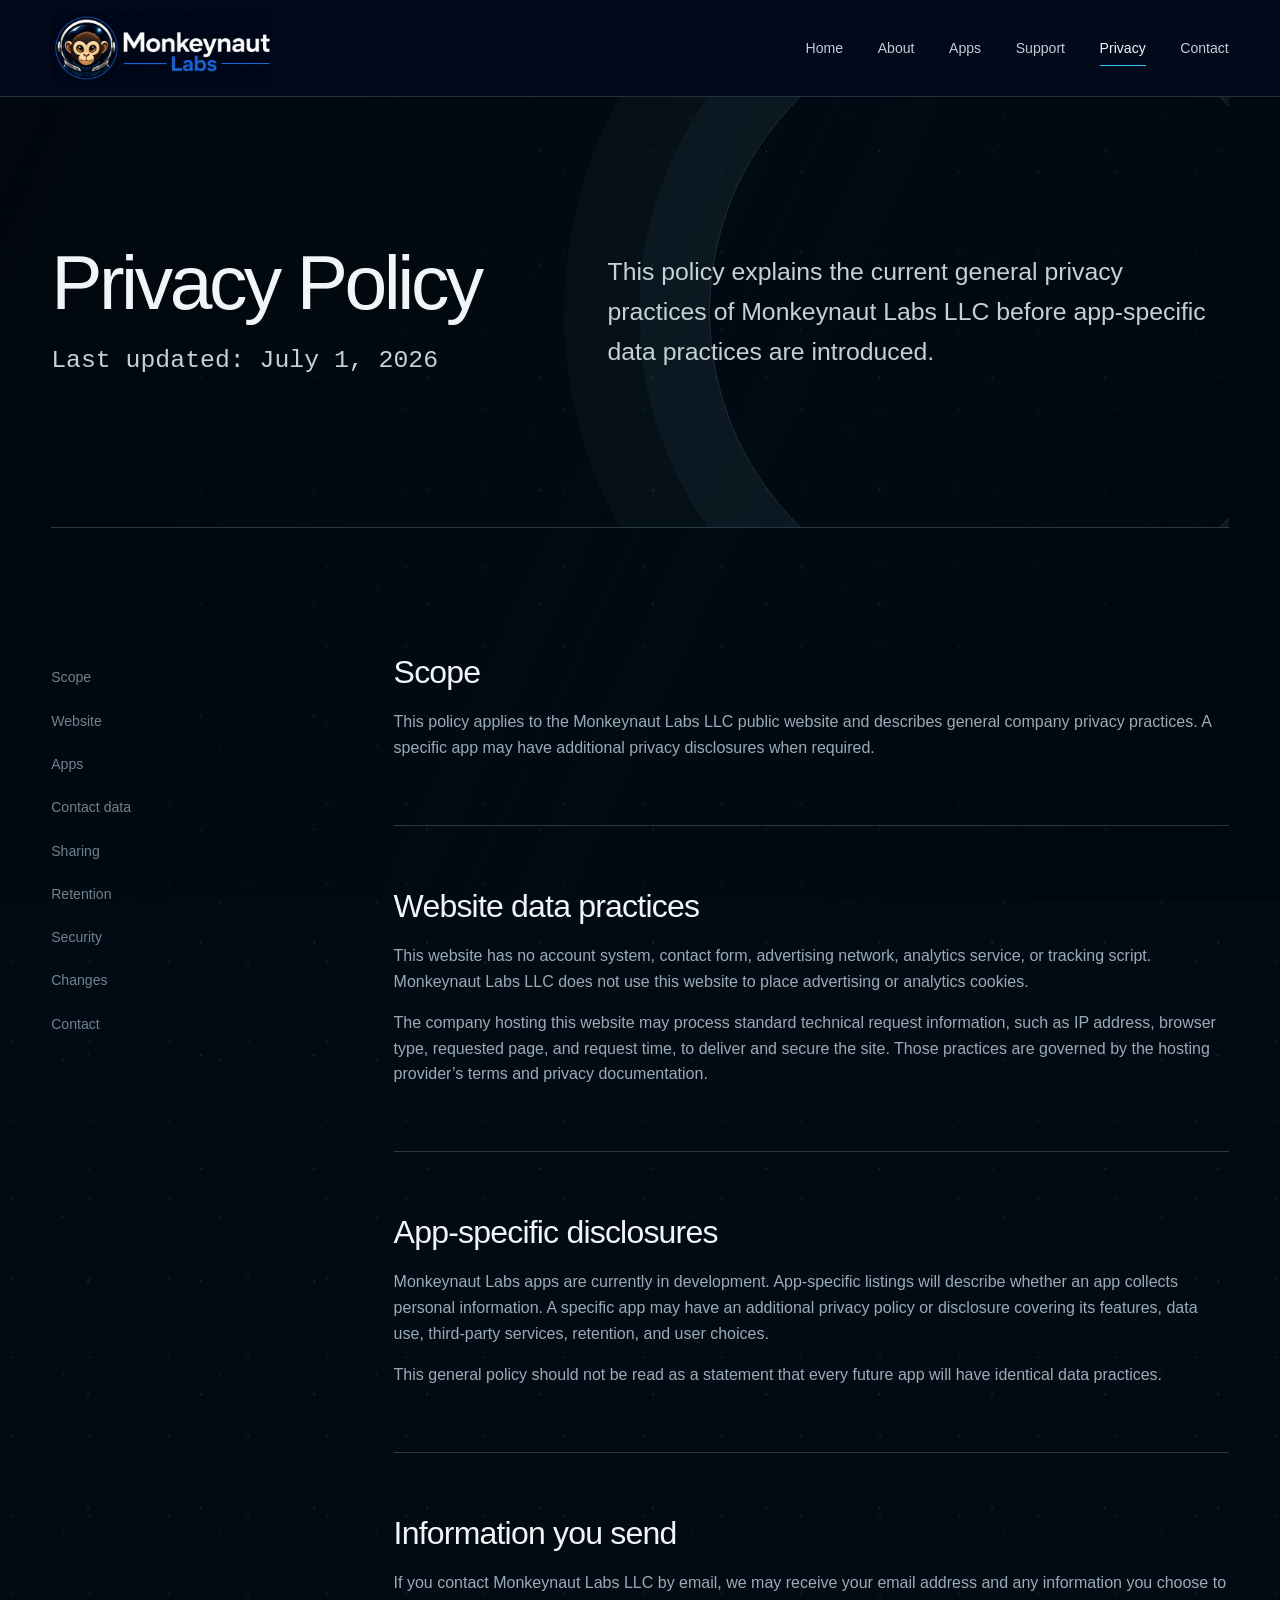
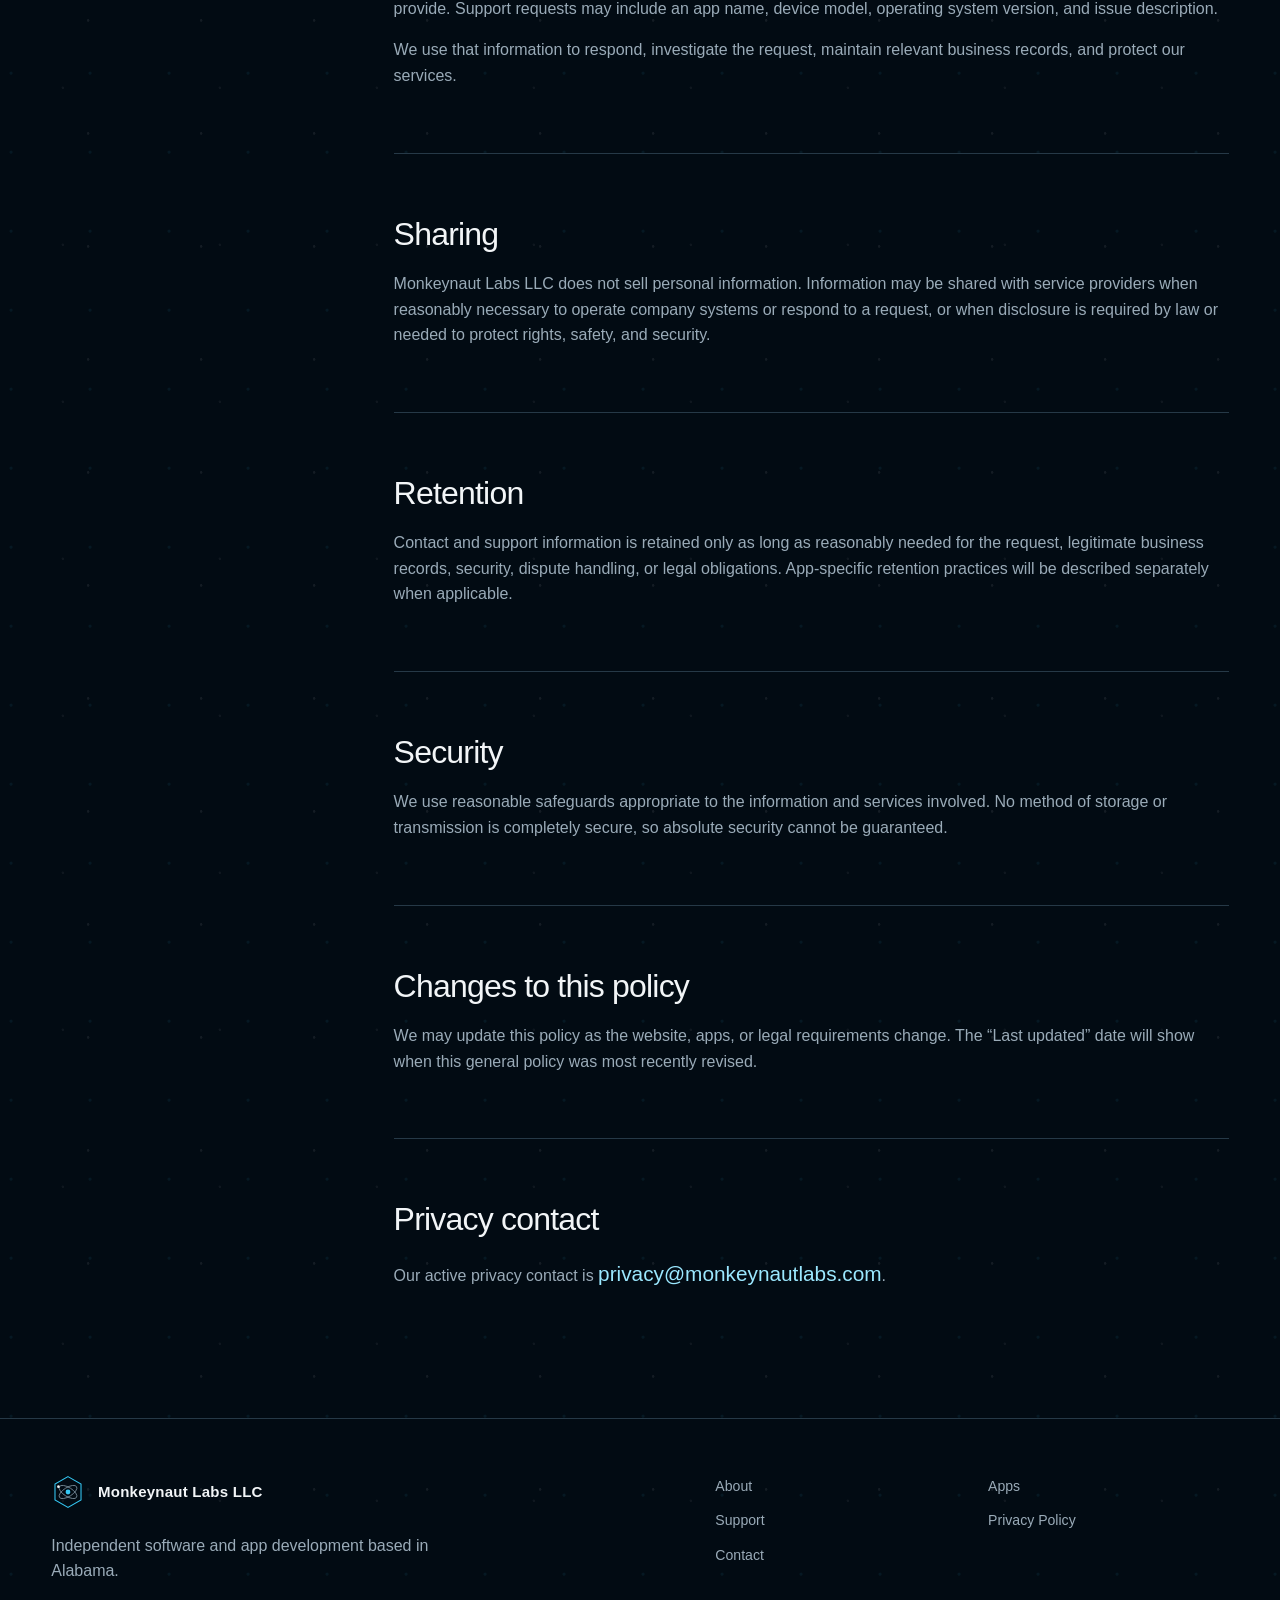
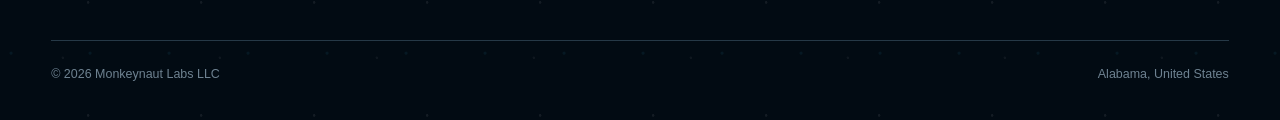
<file: privacy/index.html>
<!doctype html>
<html lang="en">
<head>
  <meta charset="utf-8"><meta name="viewport" content="width=device-width, initial-scale=1">
  <meta name="description" content="Privacy policy for Monkeynaut Labs LLC and its public website.">
  <title>Privacy Policy — Monkeynaut Labs LLC</title>
  <meta property="og:type" content="website">
  <meta property="og:site_name" content="Monkeynaut Labs LLC">
  <meta property="og:title" content="Privacy Policy — Monkeynaut Labs LLC">
  <meta property="og:description" content="Privacy policy for Monkeynaut Labs LLC and its public website.">
  <meta property="og:url" content="https://monkeynautlabs.com/privacy/">
  <meta property="og:image" content="/assets/og/monkeynaut-labs-og-preview.png">
  <meta property="og:image:alt" content="Monkeynaut Labs logo and Swift code on a midnight space background.">
  <meta name="twitter:card" content="summary_large_image">
  <meta name="twitter:title" content="Privacy Policy — Monkeynaut Labs LLC">
  <meta name="twitter:description" content="Privacy policy for Monkeynaut Labs LLC and its public website.">
  <meta name="twitter:image" content="/assets/og/monkeynaut-labs-og-preview.png">
  <link rel="canonical" href="https://monkeynautlabs.com/privacy/"><link rel="icon" href="../favicon.ico" sizes="any"><link rel="icon" href="../assets/favicon/favicon-32x32.png" type="image/png" sizes="32x32"><link rel="apple-touch-icon" href="../assets/favicon/apple-touch-icon.png"><link rel="stylesheet" href="../assets/styles.css?v=20261127">
</head>
<body>
  <header class="site-header"><div class="shell header-inner"><a class="header-brand" href="../" aria-label="Monkeynaut Labs home"><img class="header-logo" src="../assets/brand/monkeynaut-labs-header-logo.png" alt="Monkeynaut Labs"></a><nav class="nav" aria-label="Primary navigation"><a href="../">Home</a><a href="../about/">About</a><a href="../apps/">Apps</a><a href="../support/">Support</a><a href="./" aria-current="page">Privacy</a><a href="../contact/">Contact</a></nav></div></header>
  <main>
    <section class="shell page-hero"><div><h1>Privacy Policy</h1><p class="policy-meta">Last updated: July 1, 2026</p></div><p>This policy explains the current general privacy practices of Monkeynaut Labs LLC before app-specific data practices are introduced.</p></section>
    <section class="shell section policy-layout">
      <nav aria-label="Privacy policy sections"><ul class="policy-nav"><li><a href="#scope">Scope</a></li><li><a href="#website">Website</a></li><li><a href="#apps">Apps</a></li><li><a href="#contact-data">Contact data</a></li><li><a href="#sharing">Sharing</a></li><li><a href="#retention">Retention</a></li><li><a href="#security">Security</a></li><li><a href="#changes">Changes</a></li><li><a href="#privacy-contact">Contact</a></li></ul></nav>
      <div class="policy-sections">
        <section id="scope"><h2>Scope</h2><p>This policy applies to the Monkeynaut Labs LLC public website and describes general company privacy practices. A specific app may have additional privacy disclosures when required.</p></section>
        <section id="website"><h2>Website data practices</h2><p>This website has no account system, contact form, advertising network, analytics service, or tracking script. Monkeynaut Labs LLC does not use this website to place advertising or analytics cookies.</p><p>The company hosting this website may process standard technical request information, such as IP address, browser type, requested page, and request time, to deliver and secure the site. Those practices are governed by the hosting provider’s terms and privacy documentation.</p></section>
        <section id="apps"><h2>App-specific disclosures</h2><p>Monkeynaut Labs apps are currently in development. App-specific listings will describe whether an app collects personal information. A specific app may have an additional privacy policy or disclosure covering its features, data use, third-party services, retention, and user choices.</p><p>This general policy should not be read as a statement that every future app will have identical data practices.</p></section>
        <section id="contact-data"><h2>Information you send</h2><p>If you contact Monkeynaut Labs LLC by email, we may receive your email address and any information you choose to provide. Support requests may include an app name, device model, operating system version, and issue description.</p><p>We use that information to respond, investigate the request, maintain relevant business records, and protect our services.</p></section>
        <section id="sharing"><h2>Sharing</h2><p>Monkeynaut Labs LLC does not sell personal information. Information may be shared with service providers when reasonably necessary to operate company systems or respond to a request, or when disclosure is required by law or needed to protect rights, safety, and security.</p></section>
        <section id="retention"><h2>Retention</h2><p>Contact and support information is retained only as long as reasonably needed for the request, legitimate business records, security, dispute handling, or legal obligations. App-specific retention practices will be described separately when applicable.</p></section>
        <section id="security"><h2>Security</h2><p>We use reasonable safeguards appropriate to the information and services involved. No method of storage or transmission is completely secure, so absolute security cannot be guaranteed.</p></section>
        <section id="changes"><h2>Changes to this policy</h2><p>We may update this policy as the website, apps, or legal requirements change. The “Last updated” date will show when this general policy was most recently revised.</p></section>
        <section id="privacy-contact"><h2>Privacy contact</h2><p>Our active privacy contact is <a class="email-link" href="mailto:privacy@monkeynautlabs.com">privacy@monkeynautlabs.com</a>.</p></section>
      </div>
    </section>
  </main>
  <footer class="site-footer"><div class="shell"><div class="footer-main"><div class="footer-brand"><a class="brand" href="../"><img src="../assets/brand-mark.svg" alt="">Monkeynaut Labs LLC</a><p>Independent software and app development based in Alabama.</p></div><nav class="footer-nav" aria-label="Footer navigation"><a href="../about/">About</a><a href="../apps/">Apps</a><a href="../support/">Support</a><a href="./">Privacy Policy</a><a href="../contact/">Contact</a></nav></div><div class="footer-bottom"><span>© 2026 Monkeynaut Labs LLC</span><span>Alabama, United States</span></div></div></footer>
</body>
</html>
</file>
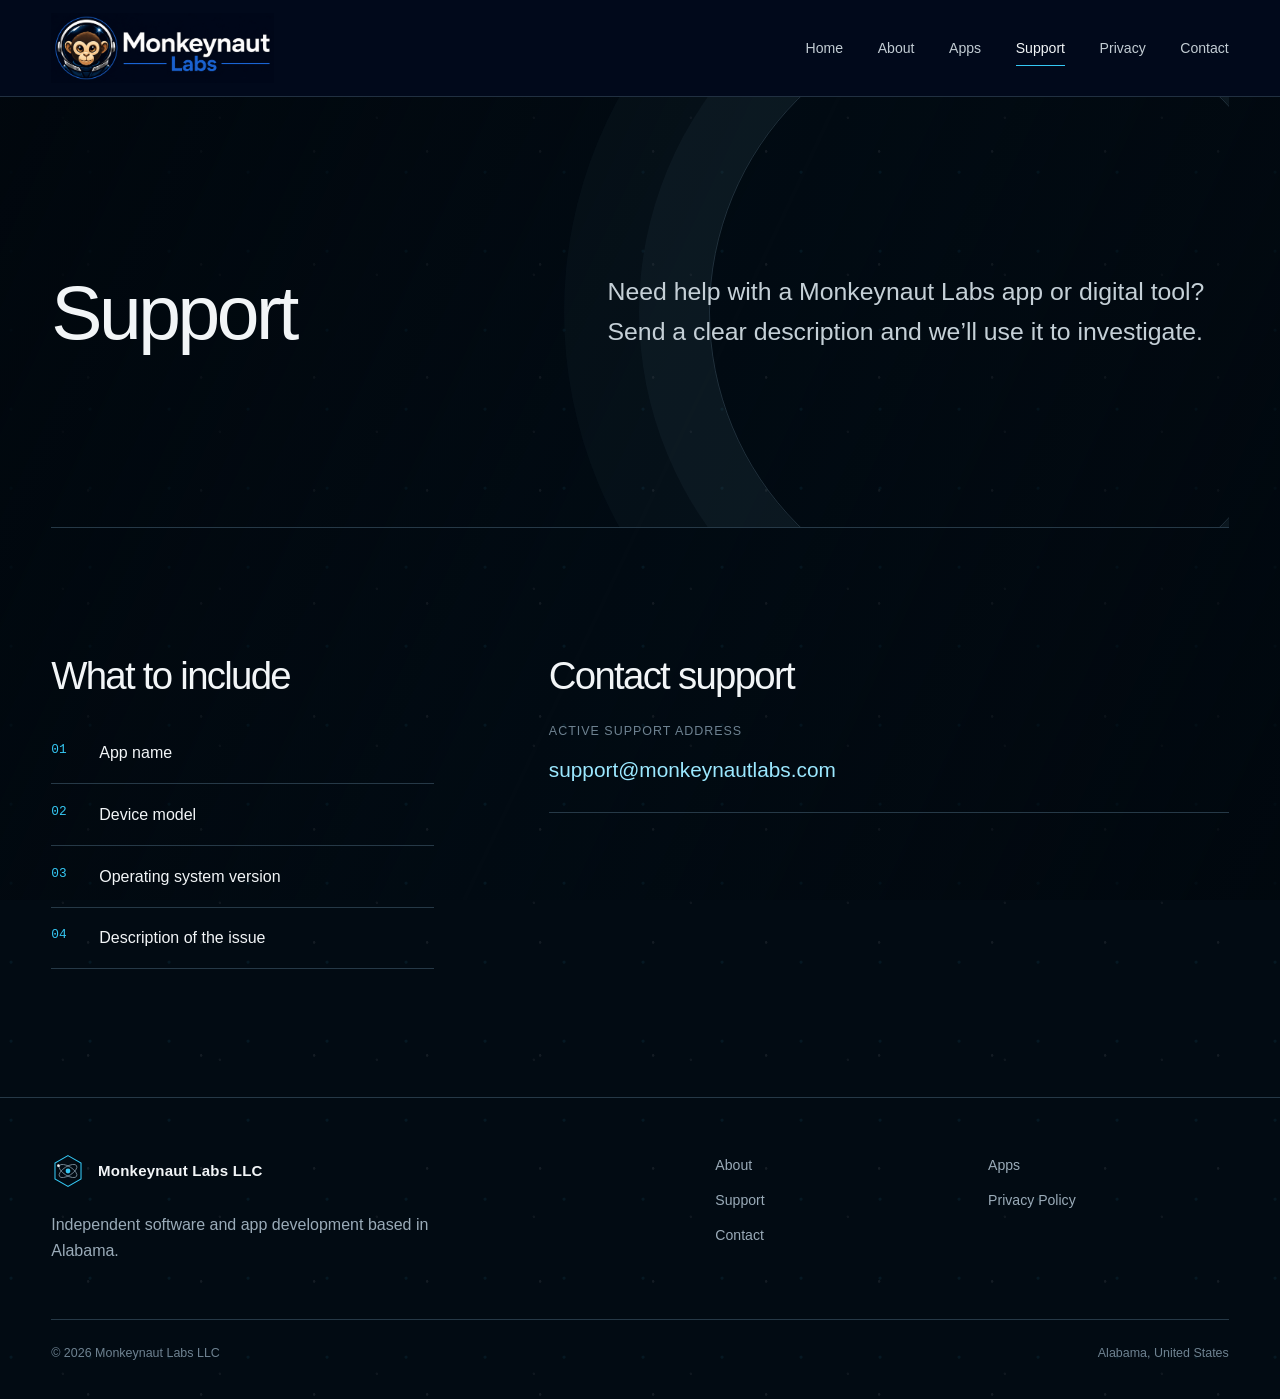
<file: support/index.html>
<!doctype html>
<html lang="en">
<head>
  <meta charset="utf-8"><meta name="viewport" content="width=device-width, initial-scale=1">
  <meta name="description" content="Support instructions and contact information for Monkeynaut Labs apps and digital tools.">
  <title>Support — Monkeynaut Labs LLC</title>
  <meta property="og:type" content="website">
  <meta property="og:site_name" content="Monkeynaut Labs LLC">
  <meta property="og:title" content="Support — Monkeynaut Labs LLC">
  <meta property="og:description" content="Support instructions and contact information for Monkeynaut Labs apps and digital tools.">
  <meta property="og:url" content="https://monkeynautlabs.com/support/">
  <meta property="og:image" content="/assets/og/monkeynaut-labs-og-preview.png">
  <meta property="og:image:alt" content="Monkeynaut Labs logo and Swift code on a midnight space background.">
  <meta name="twitter:card" content="summary_large_image">
  <meta name="twitter:title" content="Support — Monkeynaut Labs LLC">
  <meta name="twitter:description" content="Support instructions and contact information for Monkeynaut Labs apps and digital tools.">
  <meta name="twitter:image" content="/assets/og/monkeynaut-labs-og-preview.png">
  <link rel="canonical" href="https://monkeynautlabs.com/support/"><link rel="icon" href="../favicon.ico" sizes="any"><link rel="icon" href="../assets/favicon/favicon-32x32.png" type="image/png" sizes="32x32"><link rel="apple-touch-icon" href="../assets/favicon/apple-touch-icon.png"><link rel="stylesheet" href="../assets/styles.css?v=20261127">
</head>
<body>
  <header class="site-header"><div class="shell header-inner"><a class="header-brand" href="../" aria-label="Monkeynaut Labs home"><img class="header-logo" src="../assets/brand/monkeynaut-labs-header-logo.png" alt="Monkeynaut Labs"></a><nav class="nav" aria-label="Primary navigation"><a href="../">Home</a><a href="../about/">About</a><a href="../apps/">Apps</a><a href="./" aria-current="page">Support</a><a href="../privacy/">Privacy</a><a href="../contact/">Contact</a></nav></div></header>
  <main>
    <section class="shell page-hero"><h1>Support</h1><p>Need help with a Monkeynaut Labs app or digital tool? Send a clear description and we’ll use it to investigate.</p></section>
    <section class="shell section content-grid">
      <div><h2>What to include</h2><ol class="numbered-list"><li>App name</li><li>Device model</li><li>Operating system version</li><li>Description of the issue</li></ol></div>
      <div><h2>Contact support</h2><div class="contact-stack">
        <div class="contact-item"><span class="contact-label">Active support address</span><a class="email-link" href="mailto:support@monkeynautlabs.com">support@monkeynautlabs.com</a></div>
      </div></div>
    </section>
  </main>
  <footer class="site-footer"><div class="shell"><div class="footer-main"><div class="footer-brand"><a class="brand" href="../"><img src="../assets/brand-mark.svg" alt="">Monkeynaut Labs LLC</a><p>Independent software and app development based in Alabama.</p></div><nav class="footer-nav" aria-label="Footer navigation"><a href="../about/">About</a><a href="../apps/">Apps</a><a href="./">Support</a><a href="../privacy/">Privacy Policy</a><a href="../contact/">Contact</a></nav></div><div class="footer-bottom"><span>© 2026 Monkeynaut Labs LLC</span><span>Alabama, United States</span></div></div></footer>
</body>
</html>
</file>
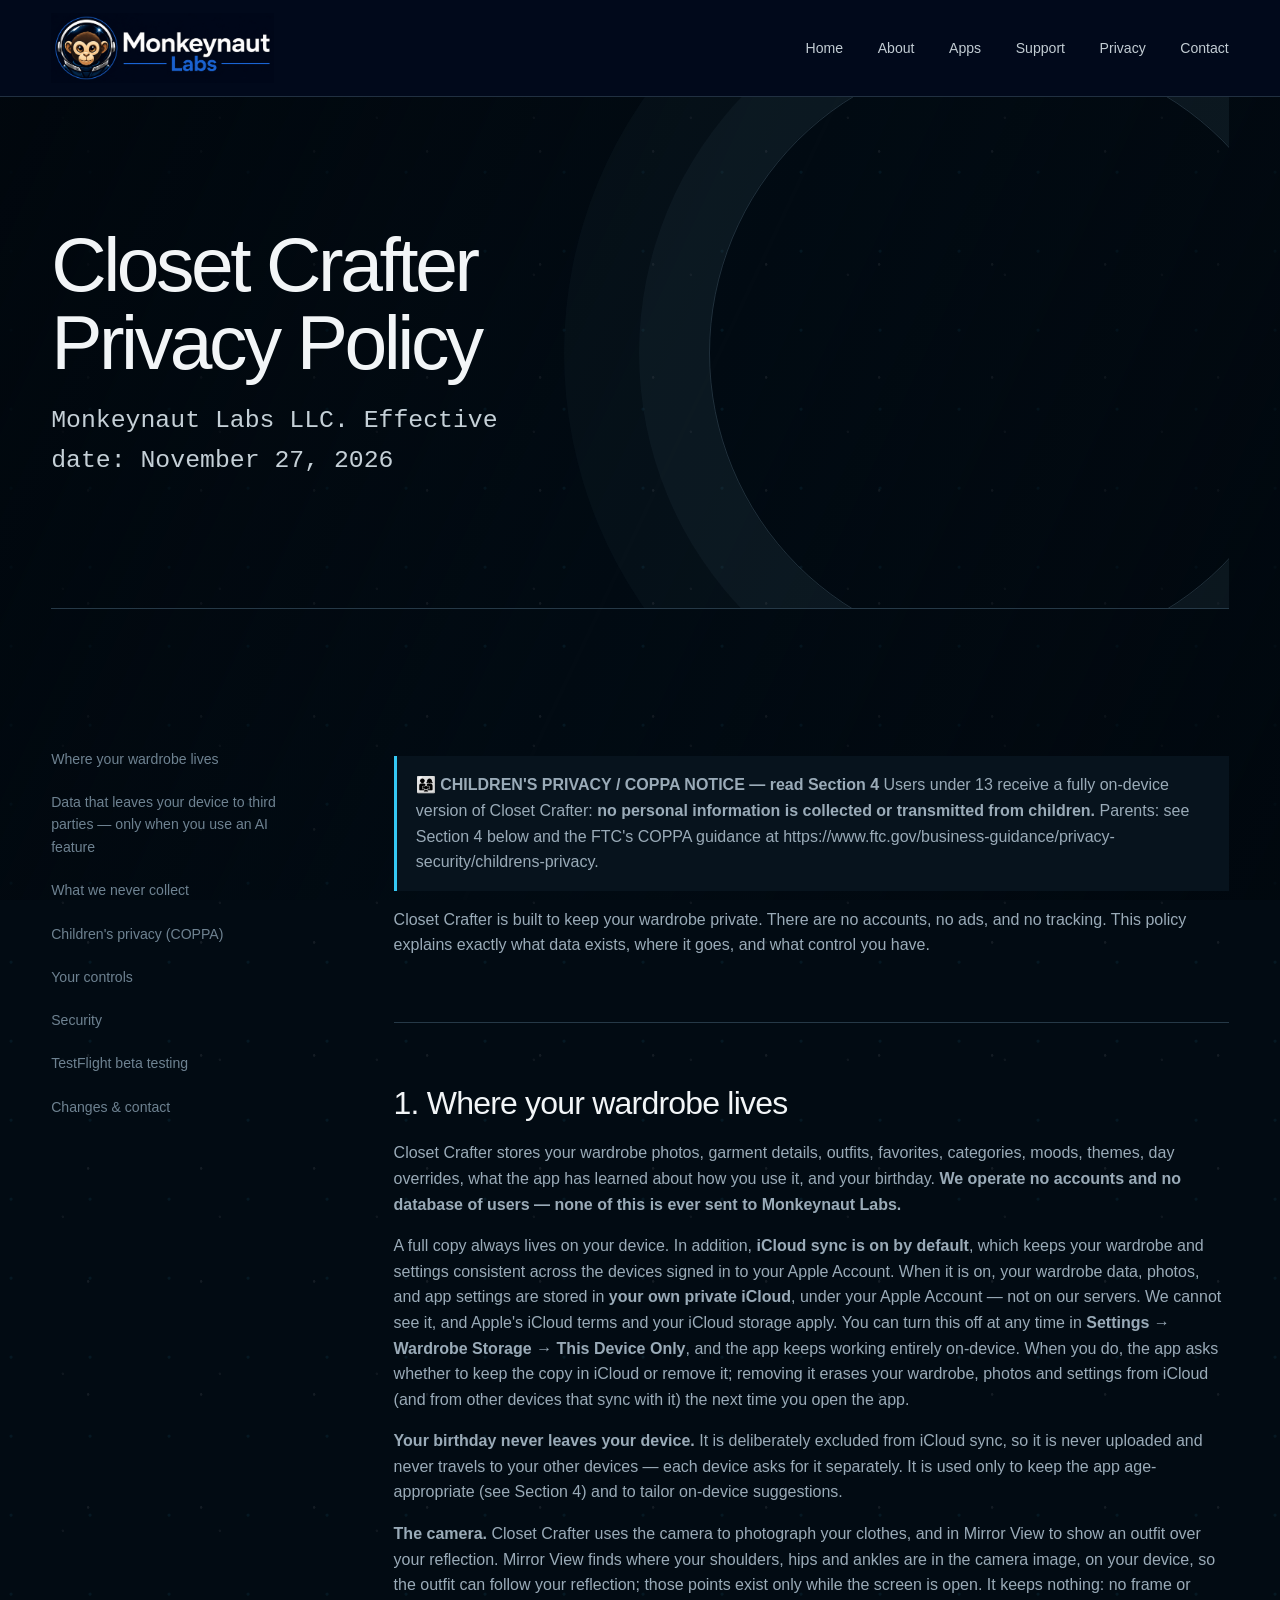
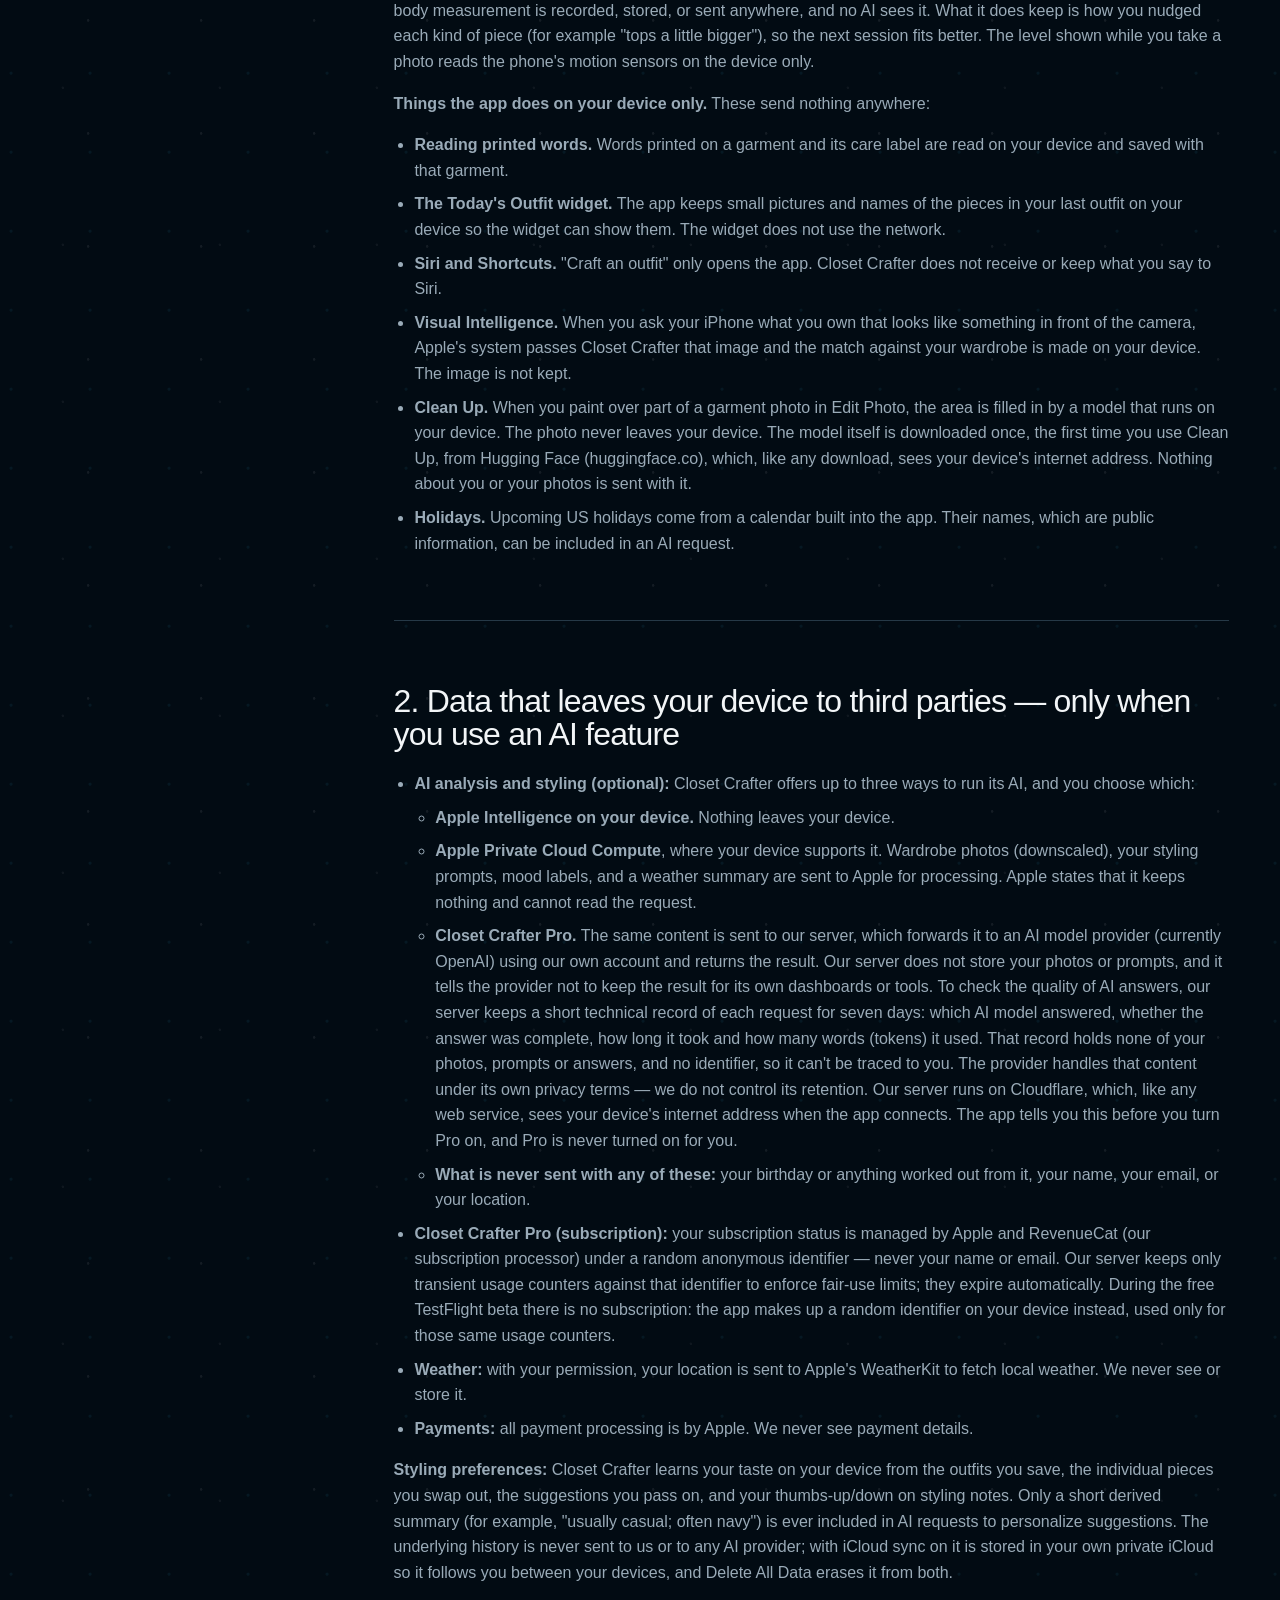
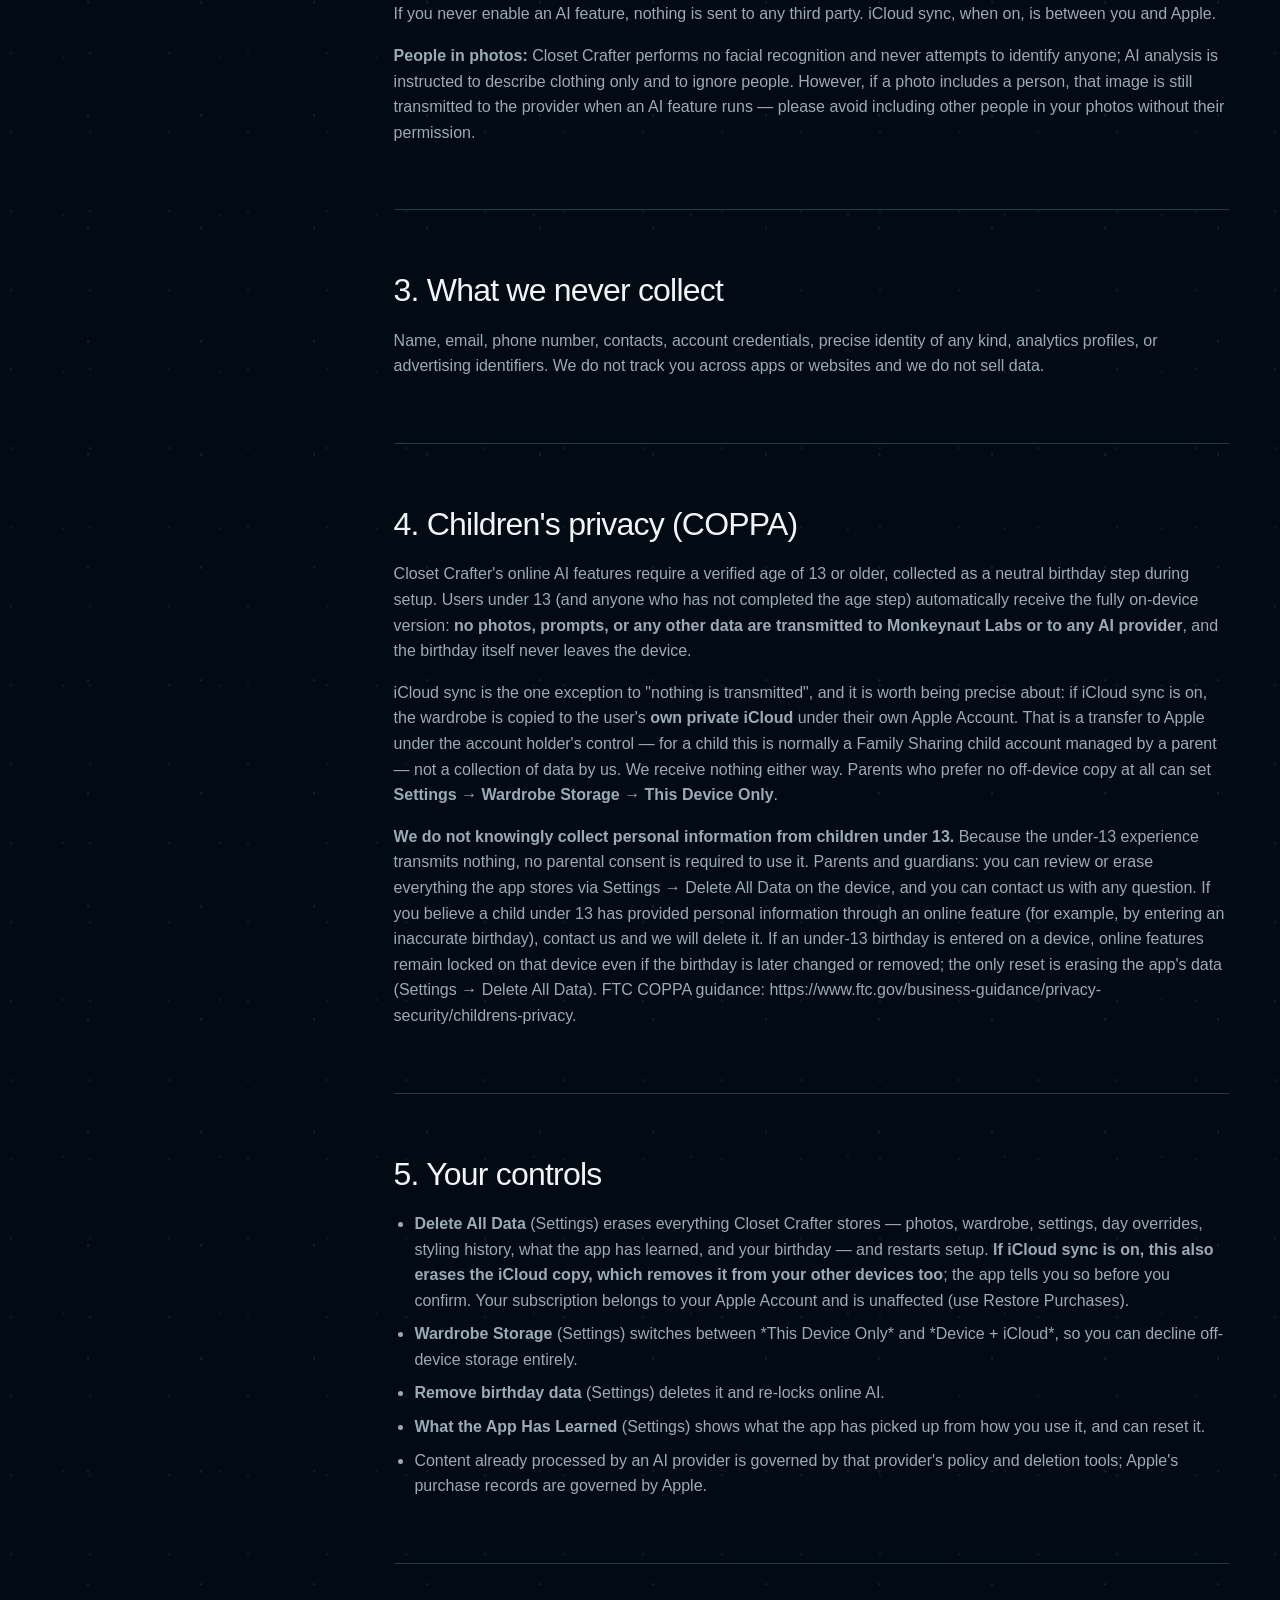
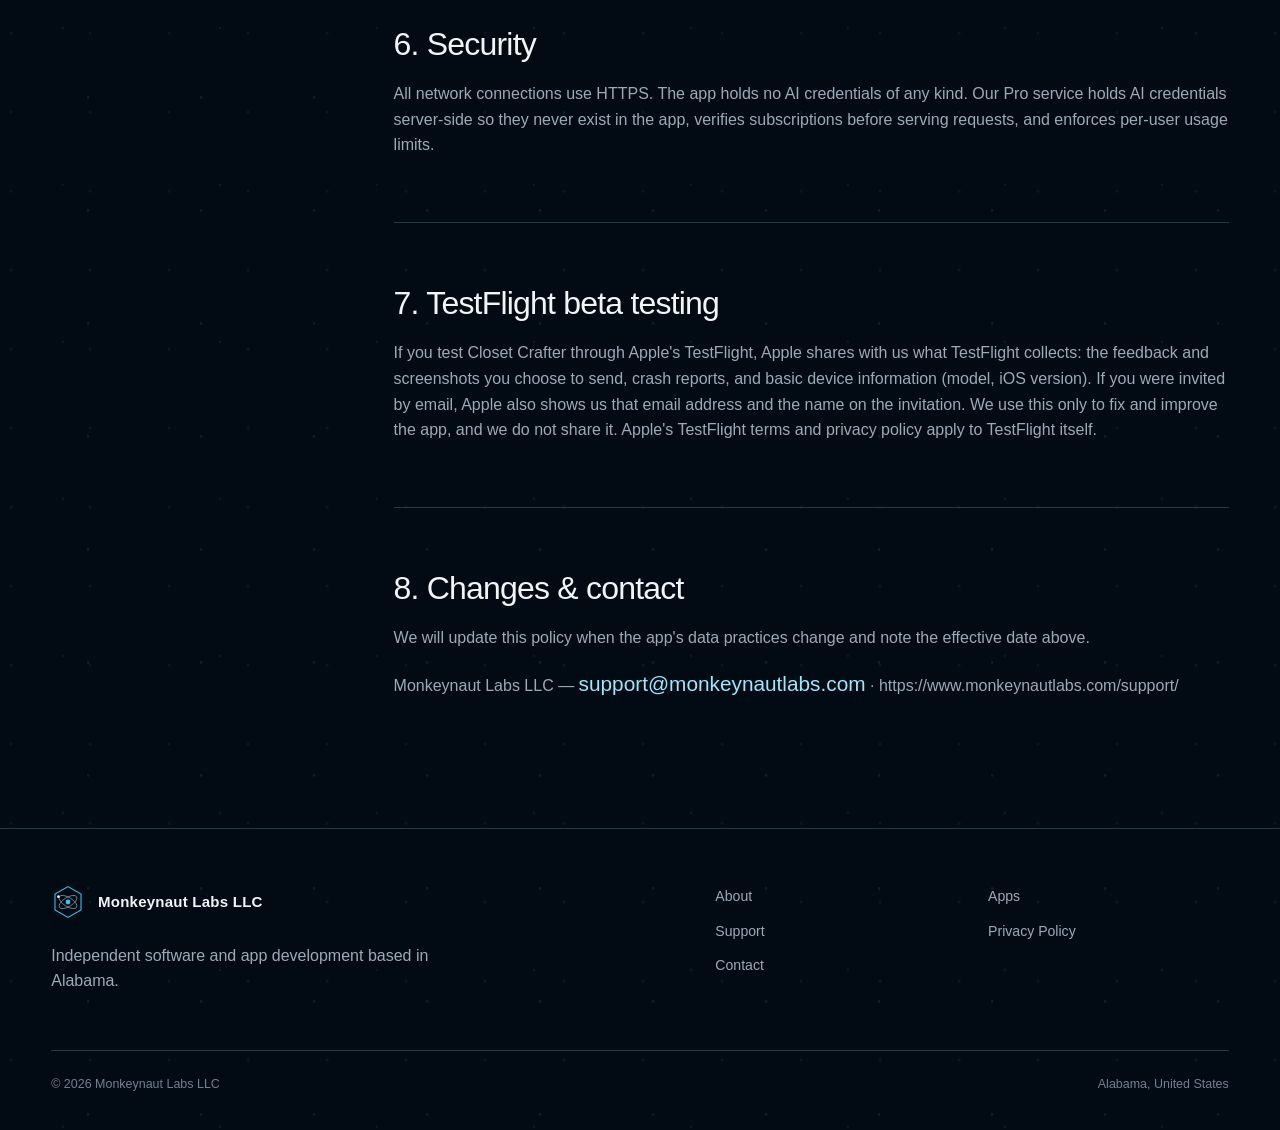
<file: closet-crafter/privacy/index.html>
<!doctype html>
<html lang="en">
<head>
  <meta charset="utf-8"><meta name="viewport" content="width=device-width, initial-scale=1">
  <meta name="description" content="How the Closet Crafter app handles your wardrobe photos and data, including what is sent to AI services.">
  <title>Closet Crafter Privacy Policy — Monkeynaut Labs LLC</title>
  <meta property="og:type" content="website">
  <meta property="og:site_name" content="Monkeynaut Labs LLC">
  <meta property="og:title" content="Closet Crafter Privacy Policy — Monkeynaut Labs LLC">
  <meta property="og:description" content="How the Closet Crafter app handles your wardrobe photos and data, including what is sent to AI services.">
  <meta property="og:url" content="https://monkeynautlabs.com/closet-crafter/privacy/">
  <meta property="og:image" content="/assets/og/monkeynaut-labs-og-preview.png">
  <meta name="twitter:card" content="summary_large_image">
  <link rel="canonical" href="https://monkeynautlabs.com/closet-crafter/privacy/"><link rel="icon" href="../../favicon.ico" sizes="any"><link rel="icon" href="../../assets/favicon/favicon-32x32.png" type="image/png" sizes="32x32"><link rel="apple-touch-icon" href="../../assets/favicon/apple-touch-icon.png"><link rel="stylesheet" href="../../assets/styles.css?v=20260701">
</head>
<body>
  <header class="site-header"><div class="shell header-inner"><a class="header-brand" href="../../" aria-label="Monkeynaut Labs home"><img class="header-logo" src="../../assets/brand/monkeynaut-labs-header-logo.png" alt="Monkeynaut Labs"></a><nav class="nav" aria-label="Primary navigation"><a href="../../">Home</a><a href="../../about/">About</a><a href="../../apps/">Apps</a><a href="../../support/">Support</a><a href="../../privacy/">Privacy</a><a href="../../contact/">Contact</a></nav></div></header>
  <main>
    <section class="shell page-hero"><div><h1>Closet Crafter Privacy Policy</h1><p class="policy-meta">Monkeynaut Labs LLC. Effective date: November 27, 2026</p></div></section>
    <section class="shell section policy-layout">
      <nav aria-label="Privacy Policy sections"><ul class="policy-nav"><li><a href="#1-where-your-wardrobe-lives">Where your wardrobe lives</a></li><li><a href="#2-data-that-leaves-your-device-to-third-parties--only-when-you-use-an-ai-feature">Data that leaves your device to third parties — only when you use an AI feature</a></li><li><a href="#3-what-we-never-collect">What we never collect</a></li><li><a href="#4-childrens-privacy-coppa">Children's privacy (COPPA)</a></li><li><a href="#5-your-controls">Your controls</a></li><li><a href="#6-security">Security</a></li><li><a href="#7-testflight-beta-testing">TestFlight beta testing</a></li><li><a href="#8-changes--contact">Changes &amp; contact</a></li></ul></nav>
      <div class="policy-sections">
        <section id="overview"><p class="policy-callout">👨‍👩‍👧 <strong><a href="#4-childrens-privacy-coppa">CHILDREN'S PRIVACY / COPPA NOTICE — read Section 4</a></strong> Users under 13 receive a fully on-device version of Closet Crafter: <strong>no personal information is collected or transmitted from children.</strong> Parents: see <a href="#4-childrens-privacy-coppa">Section 4</a> below and the FTC's COPPA guidance at <a href="https://www.ftc.gov/business-guidance/privacy-security/childrens-privacy">https://www.ftc.gov/business-guidance/privacy-security/childrens-privacy</a>.</p><p>Closet Crafter is built to keep your wardrobe private. There are no accounts, no ads, and no tracking. This policy explains exactly what data exists, where it goes, and what control you have.</p></section>
        <section id="1-where-your-wardrobe-lives"><h2>1. Where your wardrobe lives</h2><p>Closet Crafter stores your wardrobe photos, garment details, outfits, favorites, categories, moods, themes, day overrides, what the app has learned about how you use it, and your birthday. <strong>We operate no accounts and no database of users — none of this is ever sent to Monkeynaut Labs.</strong></p><p>A full copy always lives on your device. In addition, <strong>iCloud sync is on by default</strong>, which keeps your wardrobe and settings consistent across the devices signed in to your Apple Account. When it is on, your wardrobe data, photos, and app settings are stored in <strong>your own private iCloud</strong>, under your Apple Account — not on our servers. We cannot see it, and Apple's iCloud terms and your iCloud storage apply. You can turn this off at any time in <strong>Settings → Wardrobe Storage → This Device Only</strong>, and the app keeps working entirely on-device. When you do, the app asks whether to keep the copy in iCloud or remove it; removing it erases your wardrobe, photos and settings from iCloud (and from other devices that sync with it) the next time you open the app.</p><p><strong>Your birthday never leaves your device.</strong> It is deliberately excluded from iCloud sync, so it is never uploaded and never travels to your other devices — each device asks for it separately. It is used only to keep the app age-appropriate (see Section 4) and to tailor on-device suggestions.</p><p><strong>The camera.</strong> Closet Crafter uses the camera to photograph your clothes, and in Mirror View to show an outfit over your reflection. Mirror View finds where your shoulders, hips and ankles are in the camera image, on your device, so the outfit can follow your reflection; those points exist only while the screen is open. It keeps nothing: no frame or body measurement is recorded, stored, or sent anywhere, and no AI sees it. What it does keep is how you nudged each kind of piece (for example "tops a little bigger"), so the next session fits better. The level shown while you take a photo reads the phone's motion sensors on the device only.</p><p><strong>Things the app does on your device only.</strong> These send nothing anywhere:</p><ul><li><strong>Reading printed words.</strong> Words printed on a garment and its care label are read on your device and saved with that garment.</li><li><strong>The Today's Outfit widget.</strong> The app keeps small pictures and names of the pieces in your last outfit on your device so the widget can show them. The widget does not use the network.</li><li><strong>Siri and Shortcuts.</strong> "Craft an outfit" only opens the app. Closet Crafter does not receive or keep what you say to Siri.</li><li><strong>Visual Intelligence.</strong> When you ask your iPhone what you own that looks like something in front of the camera, Apple's system passes Closet Crafter that image and the match against your wardrobe is made on your device. The image is not kept.</li><li><strong>Clean Up.</strong> When you paint over part of a garment photo in Edit Photo, the area is filled in by a model that runs on your device. The photo never leaves your device. The model itself is downloaded once, the first time you use Clean Up, from Hugging Face (huggingface.co), which, like any download, sees your device's internet address. Nothing about you or your photos is sent with it.</li><li><strong>Holidays.</strong> Upcoming US holidays come from a calendar built into the app. Their names, which are public information, can be included in an AI request.</li></ul></section>
        <section id="2-data-that-leaves-your-device-to-third-parties--only-when-you-use-an-ai-feature"><h2>2. Data that leaves your device to third parties — only when you use an AI feature</h2><ul><li><strong>AI analysis and styling (optional):</strong> Closet Crafter offers up to three ways to run its AI, and you choose which:<ul><li><strong>Apple Intelligence on your device.</strong> Nothing leaves your device.</li><li><strong>Apple Private Cloud Compute</strong>, where your device supports it. Wardrobe photos (downscaled), your styling prompts, mood labels, and a weather summary are sent to Apple for processing. Apple states that it keeps nothing and cannot read the request.</li><li><strong>Closet Crafter Pro.</strong> The same content is sent to our server, which forwards it to an AI model provider (currently OpenAI) using our own account and returns the result. Our server does not store your photos or prompts, and it tells the provider not to keep the result for its own dashboards or tools. To check the quality of AI answers, our server keeps a short technical record of each request for seven days: which AI model answered, whether the answer was complete, how long it took and how many words (tokens) it used. That record holds none of your photos, prompts or answers, and no identifier, so it can't be traced to you. The provider handles that content under its own privacy terms — we do not control its retention. Our server runs on Cloudflare, which, like any web service, sees your device's internet address when the app connects. The app tells you this before you turn Pro on, and Pro is never turned on for you.</li><li><strong>What is never sent with any of these:</strong> your birthday or anything worked out from it, your name, your email, or your location.</li></ul></li><li><strong>Closet Crafter Pro (subscription):</strong> your subscription status is managed by Apple and RevenueCat (our subscription processor) under a random anonymous identifier — never your name or email. Our server keeps only transient usage counters against that identifier to enforce fair-use limits; they expire automatically. During the free TestFlight beta there is no subscription: the app makes up a random identifier on your device instead, used only for those same usage counters.</li><li><strong>Weather:</strong> with your permission, your location is sent to Apple's WeatherKit to fetch local weather. We never see or store it.</li><li><strong>Payments:</strong> all payment processing is by Apple. We never see payment details.</li></ul><p><strong>Styling preferences:</strong> Closet Crafter learns your taste on your device from the outfits you save, the individual pieces you swap out, the suggestions you pass on, and your thumbs-up/down on styling notes. Only a short derived summary (for example, "usually casual; often navy") is ever included in AI requests to personalize suggestions. The underlying history is never sent to us or to any AI provider; with iCloud sync on it is stored in your own private iCloud so it follows you between your devices, and Delete All Data erases it from both.</p><p>If you never enable an AI feature, nothing is sent to any third party. iCloud sync, when on, is between you and Apple.</p><p><strong>People in photos:</strong> Closet Crafter performs no facial recognition and never attempts to identify anyone; AI analysis is instructed to describe clothing only and to ignore people. However, if a photo includes a person, that image is still transmitted to the provider when an AI feature runs — please avoid including other people in your photos without their permission.</p></section>
        <section id="3-what-we-never-collect"><h2>3. What we never collect</h2><p>Name, email, phone number, contacts, account credentials, precise identity of any kind, analytics profiles, or advertising identifiers. We do not track you across apps or websites and we do not sell data.</p></section>
        <section id="4-childrens-privacy-coppa"><h2>4. Children's privacy (COPPA)</h2><p>Closet Crafter's online AI features require a verified age of 13 or older, collected as a neutral birthday step during setup. Users under 13 (and anyone who has not completed the age step) automatically receive the fully on-device version: <strong>no photos, prompts, or any other data are transmitted to Monkeynaut Labs or to any AI provider</strong>, and the birthday itself never leaves the device.</p><p>iCloud sync is the one exception to "nothing is transmitted", and it is worth being precise about: if iCloud sync is on, the wardrobe is copied to the user's <strong>own private iCloud</strong> under their own Apple Account. That is a transfer to Apple under the account holder's control — for a child this is normally a Family Sharing child account managed by a parent — not a collection of data by us. We receive nothing either way. Parents who prefer no off-device copy at all can set <strong>Settings → Wardrobe Storage → This Device Only</strong>.</p><p><strong>We do not knowingly collect personal information from children under 13.</strong> Because the under-13 experience transmits nothing, no parental consent is required to use it. Parents and guardians: you can review or erase everything the app stores via Settings → Delete All Data on the device, and you can contact us with any question. If you believe a child under 13 has provided personal information through an online feature (for example, by entering an inaccurate birthday), contact us and we will delete it. If an under-13 birthday is entered on a device, online features remain locked on that device even if the birthday is later changed or removed; the only reset is erasing the app's data (Settings → Delete All Data). FTC COPPA guidance: <a href="https://www.ftc.gov/business-guidance/privacy-security/childrens-privacy">https://www.ftc.gov/business-guidance/privacy-security/childrens-privacy</a>.</p></section>
        <section id="5-your-controls"><h2>5. Your controls</h2><ul><li><strong>Delete All Data</strong> (Settings) erases everything Closet Crafter stores — photos, wardrobe, settings, day overrides, styling history, what the app has learned, and your birthday — and restarts setup. <strong>If iCloud sync is on, this also erases the iCloud copy, which removes it from your other devices too</strong>; the app tells you so before you confirm. Your subscription belongs to your Apple Account and is unaffected (use Restore Purchases).</li><li><strong>Wardrobe Storage</strong> (Settings) switches between *This Device Only* and *Device + iCloud*, so you can decline off-device storage entirely.</li><li><strong>Remove birthday data</strong> (Settings) deletes it and re-locks online AI.</li><li><strong>What the App Has Learned</strong> (Settings) shows what the app has picked up from how you use it, and can reset it.</li><li>Content already processed by an AI provider is governed by that provider's policy and deletion tools; Apple's purchase records are governed by Apple.</li></ul></section>
        <section id="6-security"><h2>6. Security</h2><p>All network connections use HTTPS. The app holds no AI credentials of any kind. Our Pro service holds AI credentials server-side so they never exist in the app, verifies subscriptions before serving requests, and enforces per-user usage limits.</p></section>
        <section id="7-testflight-beta-testing"><h2>7. TestFlight beta testing</h2><p>If you test Closet Crafter through Apple's TestFlight, Apple shares with us what TestFlight collects: the feedback and screenshots you choose to send, crash reports, and basic device information (model, iOS version). If you were invited by email, Apple also shows us that email address and the name on the invitation. We use this only to fix and improve the app, and we do not share it. Apple's TestFlight terms and privacy policy apply to TestFlight itself.</p></section>
        <section id="8-changes--contact"><h2>8. Changes &amp; contact</h2><p>We will update this policy when the app's data practices change and note the effective date above.</p><p>Monkeynaut Labs LLC — <a class="email-link" href="mailto:support@monkeynautlabs.com">support@monkeynautlabs.com</a> · <a href="https://www.monkeynautlabs.com/support/">https://www.monkeynautlabs.com/support/</a></p></section>
      </div>
    </section>
  </main>
  <footer class="site-footer"><div class="shell"><div class="footer-main"><div class="footer-brand"><a class="brand" href="../../"><img src="../../assets/brand-mark.svg" alt="">Monkeynaut Labs LLC</a><p>Independent software and app development based in Alabama.</p></div><nav class="footer-nav" aria-label="Footer navigation"><a href="../../about/">About</a><a href="../../apps/">Apps</a><a href="../../support/">Support</a><a href="../../privacy/">Privacy Policy</a><a href="../../contact/">Contact</a></nav></div><div class="footer-bottom"><span>© 2026 Monkeynaut Labs LLC</span><span>Alabama, United States</span></div></div></footer>
</body>
</html>
</file>
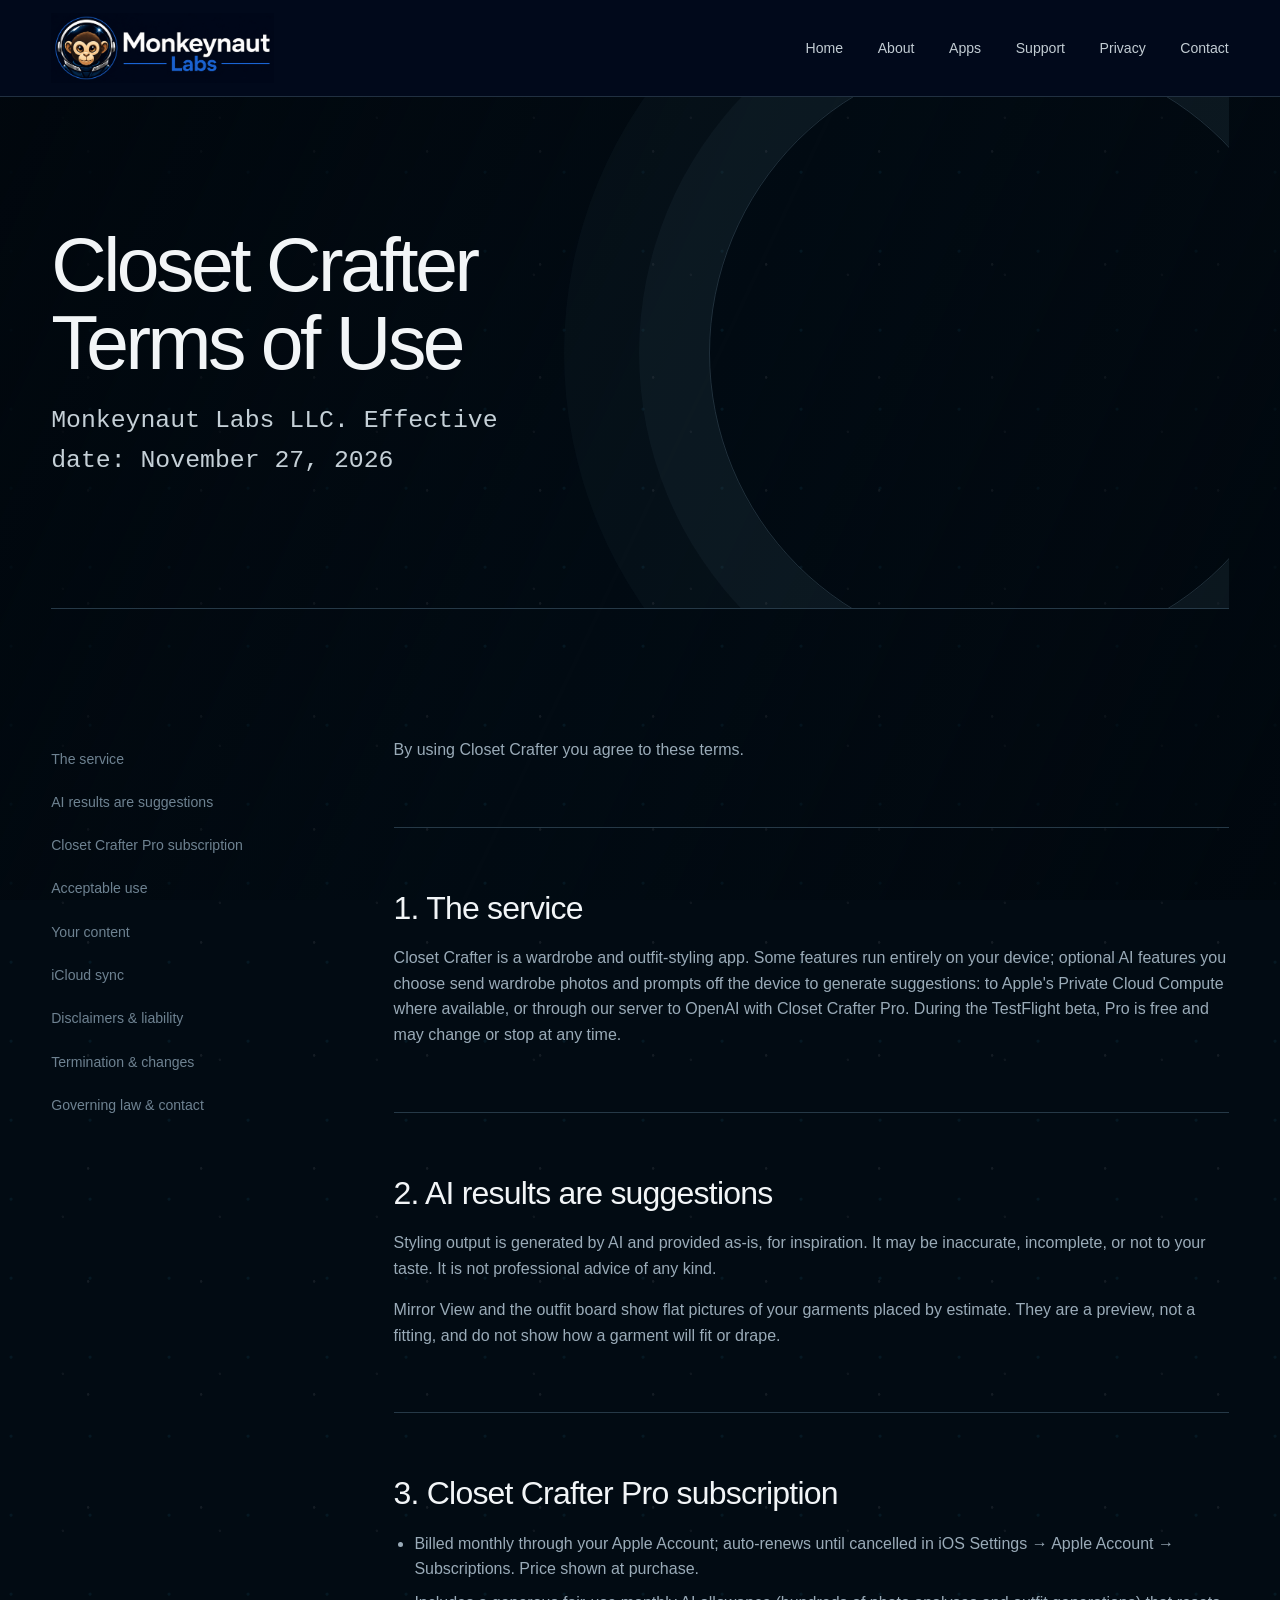
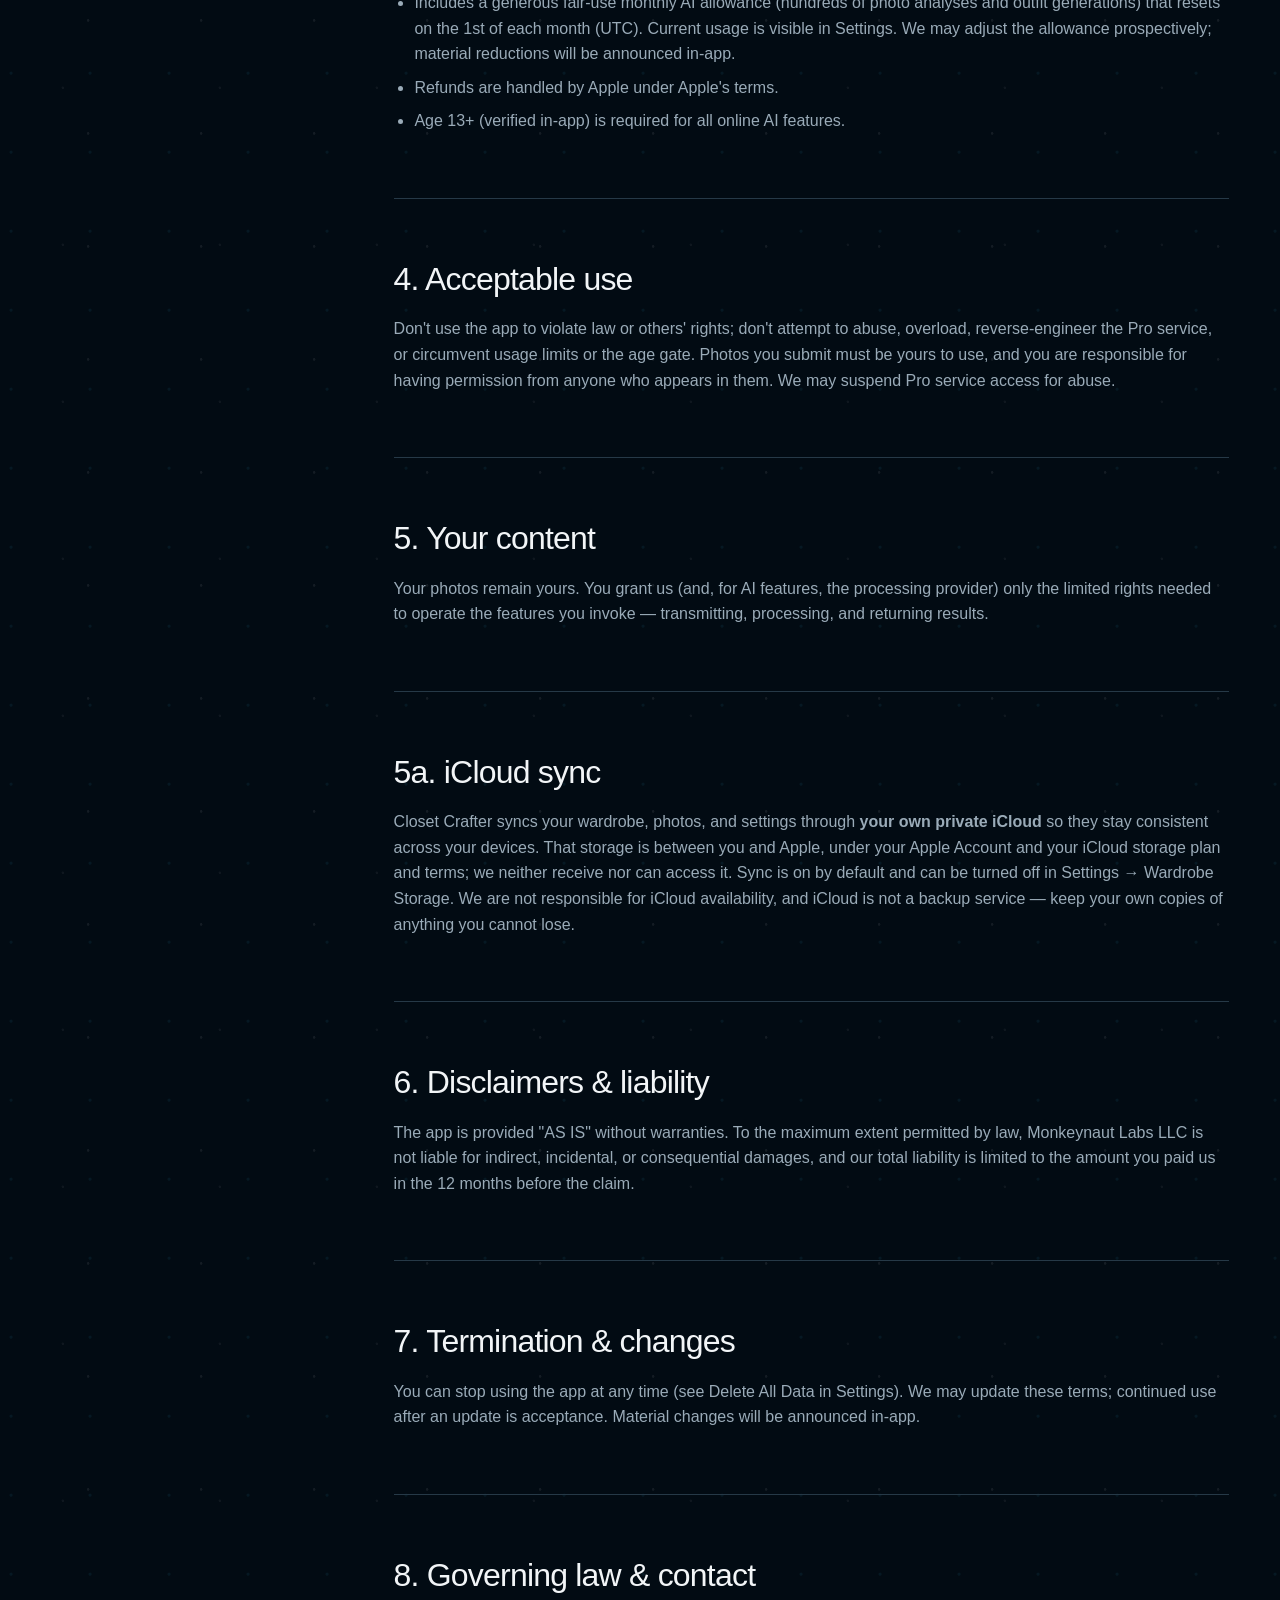
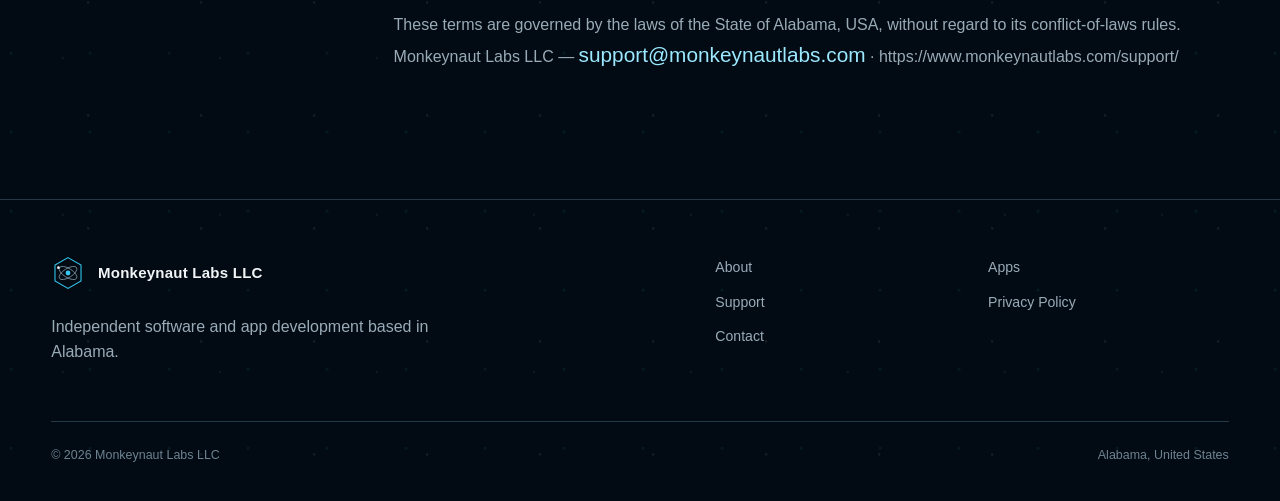
<file: closet-crafter/terms/index.html>
<!doctype html>
<html lang="en">
<head>
  <meta charset="utf-8"><meta name="viewport" content="width=device-width, initial-scale=1">
  <meta name="description" content="The terms for using the Closet Crafter app and Closet Crafter Pro.">
  <title>Closet Crafter Terms of Use — Monkeynaut Labs LLC</title>
  <meta property="og:type" content="website">
  <meta property="og:site_name" content="Monkeynaut Labs LLC">
  <meta property="og:title" content="Closet Crafter Terms of Use — Monkeynaut Labs LLC">
  <meta property="og:description" content="The terms for using the Closet Crafter app and Closet Crafter Pro.">
  <meta property="og:url" content="https://monkeynautlabs.com/closet-crafter/terms/">
  <meta property="og:image" content="/assets/og/monkeynaut-labs-og-preview.png">
  <meta name="twitter:card" content="summary_large_image">
  <link rel="canonical" href="https://monkeynautlabs.com/closet-crafter/terms/"><link rel="icon" href="../../favicon.ico" sizes="any"><link rel="icon" href="../../assets/favicon/favicon-32x32.png" type="image/png" sizes="32x32"><link rel="apple-touch-icon" href="../../assets/favicon/apple-touch-icon.png"><link rel="stylesheet" href="../../assets/styles.css?v=20260701">
</head>
<body>
  <header class="site-header"><div class="shell header-inner"><a class="header-brand" href="../../" aria-label="Monkeynaut Labs home"><img class="header-logo" src="../../assets/brand/monkeynaut-labs-header-logo.png" alt="Monkeynaut Labs"></a><nav class="nav" aria-label="Primary navigation"><a href="../../">Home</a><a href="../../about/">About</a><a href="../../apps/">Apps</a><a href="../../support/">Support</a><a href="../../privacy/">Privacy</a><a href="../../contact/">Contact</a></nav></div></header>
  <main>
    <section class="shell page-hero"><div><h1>Closet Crafter Terms of Use</h1><p class="policy-meta">Monkeynaut Labs LLC. Effective date: November 27, 2026</p></div></section>
    <section class="shell section policy-layout">
      <nav aria-label="Terms of Use sections"><ul class="policy-nav"><li><a href="#1-the-service">The service</a></li><li><a href="#2-ai-results-are-suggestions">AI results are suggestions</a></li><li><a href="#3-closet-crafter-pro-subscription">Closet Crafter Pro subscription</a></li><li><a href="#4-acceptable-use">Acceptable use</a></li><li><a href="#5-your-content">Your content</a></li><li><a href="#5a-icloud-sync">iCloud sync</a></li><li><a href="#6-disclaimers--liability">Disclaimers &amp; liability</a></li><li><a href="#7-termination--changes">Termination &amp; changes</a></li><li><a href="#8-governing-law--contact">Governing law &amp; contact</a></li></ul></nav>
      <div class="policy-sections">
        <section id="overview"><p>By using Closet Crafter you agree to these terms.</p></section>
        <section id="1-the-service"><h2>1. The service</h2><p>Closet Crafter is a wardrobe and outfit-styling app. Some features run entirely on your device; optional AI features you choose send wardrobe photos and prompts off the device to generate suggestions: to Apple's Private Cloud Compute where available, or through our server to OpenAI with Closet Crafter Pro. During the TestFlight beta, Pro is free and may change or stop at any time.</p></section>
        <section id="2-ai-results-are-suggestions"><h2>2. AI results are suggestions</h2><p>Styling output is generated by AI and provided as-is, for inspiration. It may be inaccurate, incomplete, or not to your taste. It is not professional advice of any kind.</p><p>Mirror View and the outfit board show flat pictures of your garments placed by estimate. They are a preview, not a fitting, and do not show how a garment will fit or drape.</p></section>
        <section id="3-closet-crafter-pro-subscription"><h2>3. Closet Crafter Pro subscription</h2><ul><li>Billed monthly through your Apple Account; auto-renews until cancelled in iOS Settings → Apple Account → Subscriptions. Price shown at purchase.</li><li>Includes a generous fair-use monthly AI allowance (hundreds of photo analyses and outfit generations) that resets on the 1st of each month (UTC). Current usage is visible in Settings. We may adjust the allowance prospectively; material reductions will be announced in-app.</li><li>Refunds are handled by Apple under Apple's terms.</li><li>Age 13+ (verified in-app) is required for all online AI features.</li></ul></section>
        <section id="4-acceptable-use"><h2>4. Acceptable use</h2><p>Don't use the app to violate law or others' rights; don't attempt to abuse, overload, reverse-engineer the Pro service, or circumvent usage limits or the age gate. Photos you submit must be yours to use, and you are responsible for having permission from anyone who appears in them. We may suspend Pro service access for abuse.</p></section>
        <section id="5-your-content"><h2>5. Your content</h2><p>Your photos remain yours. You grant us (and, for AI features, the processing provider) only the limited rights needed to operate the features you invoke — transmitting, processing, and returning results.</p></section>
        <section id="5a-icloud-sync"><h2>5a. iCloud sync</h2><p>Closet Crafter syncs your wardrobe, photos, and settings through <strong>your own private iCloud</strong> so they stay consistent across your devices. That storage is between you and Apple, under your Apple Account and your iCloud storage plan and terms; we neither receive nor can access it. Sync is on by default and can be turned off in Settings → Wardrobe Storage. We are not responsible for iCloud availability, and iCloud is not a backup service — keep your own copies of anything you cannot lose.</p></section>
        <section id="6-disclaimers--liability"><h2>6. Disclaimers &amp; liability</h2><p>The app is provided "AS IS" without warranties. To the maximum extent permitted by law, Monkeynaut Labs LLC is not liable for indirect, incidental, or consequential damages, and our total liability is limited to the amount you paid us in the 12 months before the claim.</p></section>
        <section id="7-termination--changes"><h2>7. Termination &amp; changes</h2><p>You can stop using the app at any time (see Delete All Data in Settings). We may update these terms; continued use after an update is acceptance. Material changes will be announced in-app.</p></section>
        <section id="8-governing-law--contact"><h2>8. Governing law &amp; contact</h2><p>These terms are governed by the laws of the State of Alabama, USA, without regard to its conflict-of-laws rules. Monkeynaut Labs LLC — <a class="email-link" href="mailto:support@monkeynautlabs.com">support@monkeynautlabs.com</a> · <a href="https://www.monkeynautlabs.com/support/">https://www.monkeynautlabs.com/support/</a></p></section>
      </div>
    </section>
  </main>
  <footer class="site-footer"><div class="shell"><div class="footer-main"><div class="footer-brand"><a class="brand" href="../../"><img src="../../assets/brand-mark.svg" alt="">Monkeynaut Labs LLC</a><p>Independent software and app development based in Alabama.</p></div><nav class="footer-nav" aria-label="Footer navigation"><a href="../../about/">About</a><a href="../../apps/">Apps</a><a href="../../support/">Support</a><a href="../../privacy/">Privacy Policy</a><a href="../../contact/">Contact</a></nav></div><div class="footer-bottom"><span>© 2026 Monkeynaut Labs LLC</span><span>Alabama, United States</span></div></div></footer>
</body>
</html>
</file>
<file: assets/styles.css>
:root {
  color-scheme: dark;
  --bg: #020b13;
  --bg-deep: #01070d;
  --surface: #07131d;
  --text: #f2f5f7;
  --muted: #9aabb8;
  --quiet: #6e8291;
  --line: #263947;
  --line-bright: #47606f;
  --accent: #35c8f4;
  --accent-soft: #9be8ff;
  --max: 1180px;
  --gutter: clamp(1.25rem, 4vw, 3.5rem);
  --section: clamp(5.5rem, 10vw, 9rem);
  --display: clamp(3.6rem, 8vw, 7.6rem);
  --h1: clamp(3.2rem, 6vw, 6rem);
  --h2: clamp(2.25rem, 4vw, 4rem);
  --h3: clamp(1.25rem, 2vw, 1.6rem);
  font-family: Inter, ui-sans-serif, -apple-system, BlinkMacSystemFont, "Segoe UI", sans-serif;
  font-synthesis: none;
}

* {
  box-sizing: border-box;
}

html {
  scroll-behavior: smooth;
}

body {
  margin: 0;
  min-width: 320px;
  background:
    radial-gradient(circle at 14% 18%, rgb(53 200 244 / 7%) 0 1px, transparent 2px),
    radial-gradient(circle at 78% 34%, rgb(255 255 255 / 7%) 0 1px, transparent 1.6px),
    radial-gradient(circle at 40% 75%, rgb(255 255 255 / 5%) 0 1px, transparent 1.5px),
    var(--bg);
  background-size: 79px 79px, 113px 113px, 157px 157px, auto;
  color: var(--text);
  line-height: 1.6;
  -webkit-font-smoothing: antialiased;
}

body::before {
  position: fixed;
  inset: 0;
  z-index: -1;
  background: linear-gradient(115deg, rgb(1 7 13 / 95%), transparent 52%, rgb(1 7 13 / 72%));
  content: "";
  pointer-events: none;
}

a {
  color: inherit;
  text-decoration: none;
}

a:focus-visible {
  outline: 2px solid var(--accent);
  outline-offset: 5px;
}

p {
  margin: 0;
  color: var(--muted);
}

h1,
h2,
h3 {
  margin: 0;
  font-weight: 520;
  letter-spacing: -0.045em;
  line-height: 1.02;
}

ul,
ol {
  margin: 0;
  padding: 0;
}

.shell {
  width: min(var(--max), calc(100% - (2 * var(--gutter))));
  margin-inline: auto;
}

.site-header {
  position: relative;
  z-index: 10;
  border-bottom: 1px solid rgb(71 96 111 / 45%);
  background: #01091b;
}

.header-inner {
  display: flex;
  min-height: 96px;
  align-items: center;
  justify-content: space-between;
  gap: 2rem;
}

.header-brand {
  display: inline-flex;
  flex: 0 0 auto;
  align-items: center;
}

.header-logo {
  display: block;
  width: auto;
  height: 70px;
}

.brand {
  display: inline-flex;
  align-items: center;
  gap: 0.8rem;
  font-size: 0.94rem;
  font-weight: 650;
  letter-spacing: 0.015em;
  white-space: nowrap;
}

.brand img {
  width: 34px;
  height: 34px;
}

.nav {
  display: flex;
  align-items: center;
  gap: clamp(1.15rem, 2.7vw, 2.4rem);
  font-size: 0.88rem;
}

.nav a {
  position: relative;
  padding-block: 1rem;
  color: #c2ccd3;
}

.nav a::after {
  position: absolute;
  right: 0;
  bottom: 0.55rem;
  left: 0;
  height: 1px;
  background: var(--accent);
  content: "";
  opacity: 0;
  transform: scaleX(0);
  transition: opacity 180ms ease, transform 180ms ease;
}

.nav a:hover,
.nav a[aria-current="page"] {
  color: var(--text);
}

.nav a:hover::after,
.nav a[aria-current="page"]::after {
  opacity: 1;
  transform: scaleX(1);
}

.hero {
  display: grid;
  min-height: min(790px, calc(100vh - 86px));
  grid-template-columns: minmax(0, 1.03fr) minmax(360px, 0.97fr);
  align-items: center;
  gap: clamp(2rem, 5vw, 5rem);
  padding-block: clamp(5rem, 10vh, 8rem);
}

.hero-copy {
  position: relative;
  z-index: 2;
}

.hero h1 {
  max-width: 790px;
  font-size: var(--display);
}

.hero-lede {
  max-width: 660px;
  margin-top: 2rem;
  color: var(--text);
  font-size: clamp(1.35rem, 2.3vw, 2rem);
  line-height: 1.35;
}

.hero-support {
  max-width: 570px;
  margin-top: 1.35rem;
  font-size: clamp(1rem, 1.5vw, 1.16rem);
}

.hero-actions {
  display: flex;
  flex-wrap: wrap;
  gap: 0.9rem;
  margin-top: 2.4rem;
}

.button {
  display: inline-flex;
  min-height: 52px;
  align-items: center;
  justify-content: space-between;
  gap: 2.4rem;
  border: 1px solid var(--line-bright);
  padding: 0.85rem 1.15rem;
  color: var(--text);
  font-size: 0.9rem;
  transition: border-color 180ms ease, background 180ms ease, color 180ms ease;
}

.button::after {
  content: "↗";
  font-size: 1rem;
}

.button.primary {
  border-color: var(--accent);
  color: var(--accent-soft);
}

.button:hover {
  border-color: var(--accent);
  background: rgb(53 200 244 / 8%);
  color: var(--accent-soft);
}

.chart-wrap {
  position: relative;
  width: min(100%, 650px);
  justify-self: end;
}

.chart-wrap::after {
  position: absolute;
  z-index: 0;
  inset: 12%;
  border-radius: 50%;
  background: rgb(53 200 244 / 10%);
  content: "";
  filter: blur(90px);
}

.chart-wrap img {
  position: relative;
  z-index: 1;
  width: 100%;
  border: 1px solid rgb(135 228 255 / 14%);
  border-radius: 24px;
  box-shadow: 0 30px 80px rgb(0 0 0 / 35%);
}

.brand-art-test {
  display: grid;
  grid-template-columns: minmax(0, 0.88fr) minmax(340px, 1.12fr);
  gap: clamp(2rem, 6vw, 5.5rem);
  align-items: center;
}

.brand-art-test-copy {
  max-width: 620px;
}

.brand-art-test h2 {
  font-size: clamp(2.4rem, 4.7vw, 5.2rem);
}

.brand-art-test-copy > p {
  margin-top: 1.4rem;
  font-size: clamp(1rem, 1.4vw, 1.18rem);
}

.brand-art-test-figure {
  position: relative;
  margin: 0;
  overflow: hidden;
  border: 1px solid rgb(71 96 111 / 55%);
  border-radius: 24px;
  background: linear-gradient(145deg, rgb(3 13 25 / 95%), rgb(8 24 38 / 72%));
  box-shadow: 0 28px 80px rgb(0 0 0 / 28%);
}

.brand-art-test-figure::before {
  position: absolute;
  inset: -20%;
  background: radial-gradient(circle at 65% 22%, rgb(53 200 244 / 16%), transparent 42%);
  content: "";
}

.brand-art-test-figure img {
  position: relative;
  z-index: 1;
  display: block;
  width: 100%;
  height: auto;
}

.section {
  padding-block: var(--section);
  border-top: 1px solid var(--line);
}

.section-heading {
  display: grid;
  grid-template-columns: 0.8fr 1.2fr;
  gap: clamp(2rem, 7vw, 7rem);
  align-items: start;
}

.section-heading h2 {
  font-size: var(--h2);
}

.section-heading p {
  max-width: 570px;
  font-size: 1.1rem;
}

.capability-list {
  display: grid;
  margin-top: clamp(3.5rem, 7vw, 6rem);
  grid-template-columns: repeat(3, 1fr);
  border-top: 1px solid var(--line);
}

.capability {
  min-height: 245px;
  padding: 2.2rem 2rem 2rem 0;
  border-bottom: 1px solid var(--line);
}

.capability + .capability {
  padding-left: 2rem;
  border-left: 1px solid var(--line);
}

.capability-index {
  color: var(--accent);
  font-family: ui-monospace, SFMono-Regular, Menlo, monospace;
  font-size: 0.75rem;
  letter-spacing: 0.12em;
}

.capability h3 {
  margin-top: 3.6rem;
  font-size: var(--h3);
  letter-spacing: -0.02em;
}

.capability p {
  margin-top: 0.8rem;
}

.status-band {
  display: grid;
  grid-template-columns: minmax(0, 1.25fr) minmax(260px, 0.75fr);
  gap: clamp(2rem, 8vw, 8rem);
  align-items: end;
}

.status-band h2 {
  max-width: 760px;
  font-size: var(--h2);
}

.status-band p {
  margin-top: 1.4rem;
  font-size: 1.08rem;
}

.status-link {
  justify-self: end;
}

.link-list {
  margin-top: 2.8rem;
  border-top: 1px solid var(--line);
  list-style: none;
}

.link-list a {
  display: grid;
  grid-template-columns: 1fr auto;
  align-items: center;
  gap: 1.5rem;
  padding-block: 1.25rem;
  border-bottom: 1px solid var(--line);
  color: var(--text);
}

.link-list a::after {
  color: var(--accent);
  content: "↗";
}

.link-list a:hover {
  color: var(--accent-soft);
}

.page-hero {
  position: relative;
  display: grid;
  min-height: 430px;
  grid-template-columns: minmax(0, 0.9fr) minmax(300px, 1.1fr);
  align-items: center;
  gap: 3rem;
  overflow: hidden;
  padding-block: clamp(5rem, 10vw, 8rem);
}

.page-hero::after {
  position: absolute;
  top: 50%;
  right: -7%;
  width: min(600px, 52vw);
  aspect-ratio: 1;
  border: 1px solid rgb(71 96 111 / 45%);
  border-radius: 50%;
  box-shadow:
    0 0 0 70px rgb(71 96 111 / 10%),
    0 0 0 145px rgb(71 96 111 / 7%);
  content: "";
  transform: translateY(-50%);
}

.page-hero h1 {
  position: relative;
  z-index: 1;
  font-size: var(--h1);
}

.page-hero p {
  position: relative;
  z-index: 1;
  max-width: 610px;
  font-size: clamp(1.15rem, 2vw, 1.55rem);
  color: #c5d0d7;
}

.content-grid {
  display: grid;
  grid-template-columns: minmax(220px, 0.72fr) minmax(0, 1.28fr);
  gap: clamp(3rem, 9vw, 9rem);
}

.content-grid h2,
.content-block h2 {
  font-size: clamp(1.65rem, 3vw, 2.5rem);
}

.content-block + .content-block {
  margin-top: 4rem;
  padding-top: 4rem;
  border-top: 1px solid var(--line);
}

.prose {
  max-width: 760px;
}

.prose p + p,
.prose ul + p,
.prose p + ul {
  margin-top: 1.25rem;
}

.prose ul {
  padding-left: 1.25rem;
  color: var(--muted);
}

.prose li + li {
  margin-top: 0.55rem;
}

.numbered-list {
  margin-top: 1.7rem;
  list-style: none;
  counter-reset: support;
}

.numbered-list li {
  display: grid;
  grid-template-columns: 3rem 1fr;
  padding-block: 1.1rem;
  border-bottom: 1px solid var(--line);
  color: var(--text);
  counter-increment: support;
}

.numbered-list li::before {
  color: var(--accent);
  content: "0" counter(support);
  font-family: ui-monospace, SFMono-Regular, Menlo, monospace;
  font-size: 0.8rem;
}

.contact-stack {
  display: grid;
  gap: 2rem;
  margin-top: 1.7rem;
}

.contact-item {
  padding-bottom: 1.6rem;
  border-bottom: 1px solid var(--line);
}

.contact-label {
  display: block;
  margin-bottom: 0.65rem;
  color: var(--quiet);
  font-size: 0.78rem;
  letter-spacing: 0.08em;
  text-transform: uppercase;
}

.email-link {
  color: var(--accent-soft);
  font-size: clamp(1rem, 2vw, 1.3rem);
  overflow-wrap: anywhere;
}

.email-link:hover {
  color: var(--accent);
}

.status-panel {
  margin-top: 2rem;
  padding: clamp(2rem, 5vw, 4rem);
  border: 1px solid var(--line-bright);
}

.status-panel h2 {
  font-size: clamp(1.7rem, 3vw, 2.5rem);
}

.status-panel p {
  max-width: 720px;
  margin-top: 1.2rem;
  font-size: 1.08rem;
}

.policy-meta {
  margin-top: 1.2rem;
  color: var(--accent-soft);
  font-family: ui-monospace, SFMono-Regular, Menlo, monospace;
  font-size: 0.82rem;
}

.policy-layout {
  display: grid;
  grid-template-columns: 240px minmax(0, 1fr);
  gap: clamp(3rem, 8vw, 8rem);
}

.policy-nav {
  position: sticky;
  top: 2rem;
  align-self: start;
  list-style: none;
}

.policy-nav a {
  display: block;
  padding-block: 0.65rem;
  color: var(--quiet);
  font-size: 0.88rem;
}

.policy-nav a:hover {
  color: var(--accent-soft);
}

.policy-sections section + section {
  margin-top: 4rem;
  padding-top: 4rem;
  border-top: 1px solid var(--line);
}

.policy-sections h2 {
  margin-bottom: 1.3rem;
  font-size: clamp(1.5rem, 2.5vw, 2.15rem);
  letter-spacing: -0.025em;
}

.policy-sections p + p,
.policy-sections ul + p,
.policy-sections p + ul {
  margin-top: 1rem;
}

.policy-sections ul {
  padding-left: 1.3rem;
  color: var(--muted);
}

/* App policies rendered by scripts/render-app-policy.mjs */
.policy-sections ul ul {
  margin-top: 0.5rem;
}

.policy-sections li + li {
  margin-top: 0.5rem;
}

.policy-sections h3 {
  margin-top: 1.6rem;
  margin-bottom: 0.6rem;
  font-size: 1.15rem;
}

.policy-callout {
  margin-top: 1.2rem;
  padding: 1rem 1.2rem;
  border-left: 3px solid var(--accent);
  background: var(--surface);
}

.site-footer {
  padding-block: 3.5rem 2.2rem;
  border-top: 1px solid var(--line);
}

.footer-main {
  display: grid;
  grid-template-columns: 1.2fr 1fr;
  gap: 3rem;
}

.footer-brand p {
  max-width: 380px;
  margin-top: 1rem;
}

.footer-nav {
  display: grid;
  grid-template-columns: repeat(2, 1fr);
  gap: 0.75rem 2rem;
  align-content: start;
  font-size: 0.88rem;
}

.footer-nav a {
  color: var(--muted);
}

.footer-nav a:hover {
  color: var(--accent-soft);
}

.footer-bottom {
  display: flex;
  justify-content: space-between;
  gap: 2rem;
  margin-top: 3.5rem;
  padding-top: 1.5rem;
  border-top: 1px solid var(--line);
  color: var(--quiet);
  font-size: 0.78rem;
}

@media (max-width: 860px) {
  .header-inner {
    min-height: auto;
    align-items: flex-start;
    flex-direction: column;
    gap: 0.5rem;
    padding-block: 1rem;
  }

  .nav {
    width: 100%;
    gap: 1.4rem;
    overflow-x: auto;
    scrollbar-width: none;
  }

  .nav::-webkit-scrollbar {
    display: none;
  }

  .nav a {
    flex: 0 0 auto;
  }

  .header-logo {
    height: 62px;
  }

  .hero {
    min-height: auto;
    grid-template-columns: 1fr;
  }

  .chart-wrap {
    width: min(100%, 680px);
    grid-row: 2;
    justify-self: center;
  }

  .chart-wrap img {
    border-radius: 18px;
  }

  .hero-copy {
    grid-row: 1;
  }

  .section-heading,
  .brand-art-test,
  .status-band,
  .page-hero,
  .content-grid,
  .policy-layout,
  .footer-main {
    grid-template-columns: 1fr;
  }

  .page-hero {
    min-height: 430px;
  }

  .page-hero::after {
    right: -30%;
    opacity: 0.65;
  }

  .status-link {
    justify-self: start;
  }

  .brand-art-test {
    grid-template-columns: 1fr;
  }

  .policy-nav {
    position: static;
    columns: 2;
  }
}

@media (max-width: 640px) {
  .header-logo {
    height: 54px;
  }

  .nav {
    display: grid;
    grid-template-columns: repeat(3, minmax(0, 1fr));
    gap: 0.25rem 1rem;
    overflow: visible;
  }

  .nav a {
    padding-block: 0.55rem;
  }

  .nav a::after {
    bottom: 0.15rem;
  }

  .hero {
    padding-block: 2rem 5rem;
  }

  .chart-wrap {
    width: 100%;
  }

  .hero-actions,
  .button {
    width: 100%;
  }

  .capability-list {
    grid-template-columns: 1fr;
  }

  .capability,
  .capability + .capability {
    min-height: auto;
    padding: 1.8rem 0;
    border-left: 0;
  }

  .capability h3 {
    margin-top: 2rem;
  }

  .page-hero {
    min-height: 360px;
    padding-block: 4.5rem;
  }

  .page-hero p {
    font-size: 1.08rem;
  }

  .policy-nav {
    columns: 1;
  }

  .footer-bottom {
    flex-direction: column;
    gap: 0.5rem;
  }
}

@media (prefers-reduced-motion: reduce) {
  html {
    scroll-behavior: auto;
  }

  *,
  *::before,
  *::after {
    scroll-behavior: auto !important;
    transition-duration: 0.01ms !important;
  }
}

/* App pages (Closet Crafter) */
.app-icon {
  display: block;
  width: 112px;
  height: 112px;
  margin-bottom: 2rem;
  border-radius: 25px;
  box-shadow: 0 18px 50px rgb(0 0 0 / 40%);
}

.app-availability {
  margin-top: 1.6rem;
  color: var(--quiet);
  font-size: 0.9rem;
}

.device-shot {
  position: relative;
  margin: 0;
}

.device-shot img {
  display: block;
  width: 100%;
  height: auto;
  border: 1px solid rgb(135 228 255 / 18%);
  border-radius: 34px;
  box-shadow: 0 30px 80px rgb(0 0 0 / 45%);
}

.hero-shot {
  width: min(100%, 360px);
  justify-self: center;
}

.hero-shot::after {
  position: absolute;
  z-index: -1;
  inset: 10%;
  border-radius: 50%;
  background: rgb(53 200 244 / 14%);
  content: "";
  filter: blur(90px);
}

.app-features {
  grid-template-columns: repeat(3, 1fr);
}

.app-features .capability:nth-child(3n + 1) {
  padding-left: 0;
  border-left: 0;
}

.shot-gallery {
  display: grid;
  margin-top: clamp(3rem, 6vw, 5rem);
  grid-template-columns: repeat(3, minmax(0, 300px));
  justify-content: center;
  gap: clamp(1.25rem, 4vw, 4rem);
}

.shot-gallery figcaption {
  margin-top: 0.9rem;
  color: var(--muted);
  font-size: 0.9rem;
}

@media (max-width: 860px) {
  .app-features {
    grid-template-columns: 1fr;
  }

  .app-features .capability {
    padding-left: 0;
    border-left: 0;
  }

  .shot-gallery {
    grid-template-columns: repeat(2, minmax(0, 1fr));
  }
}

.app-card {
  display: grid;
  grid-template-columns: auto 1fr;
  gap: clamp(1.5rem, 4vw, 3rem);
  align-items: start;
}

.app-card .app-icon {
  margin-bottom: 0;
}

.app-card h2 {
  font-size: var(--h2);
}

.app-card p {
  max-width: 640px;
  margin-top: 1rem;
  font-size: 1.1rem;
}

@media (max-width: 640px) {
  .app-card {
    grid-template-columns: 1fr;
  }
}
</file>
